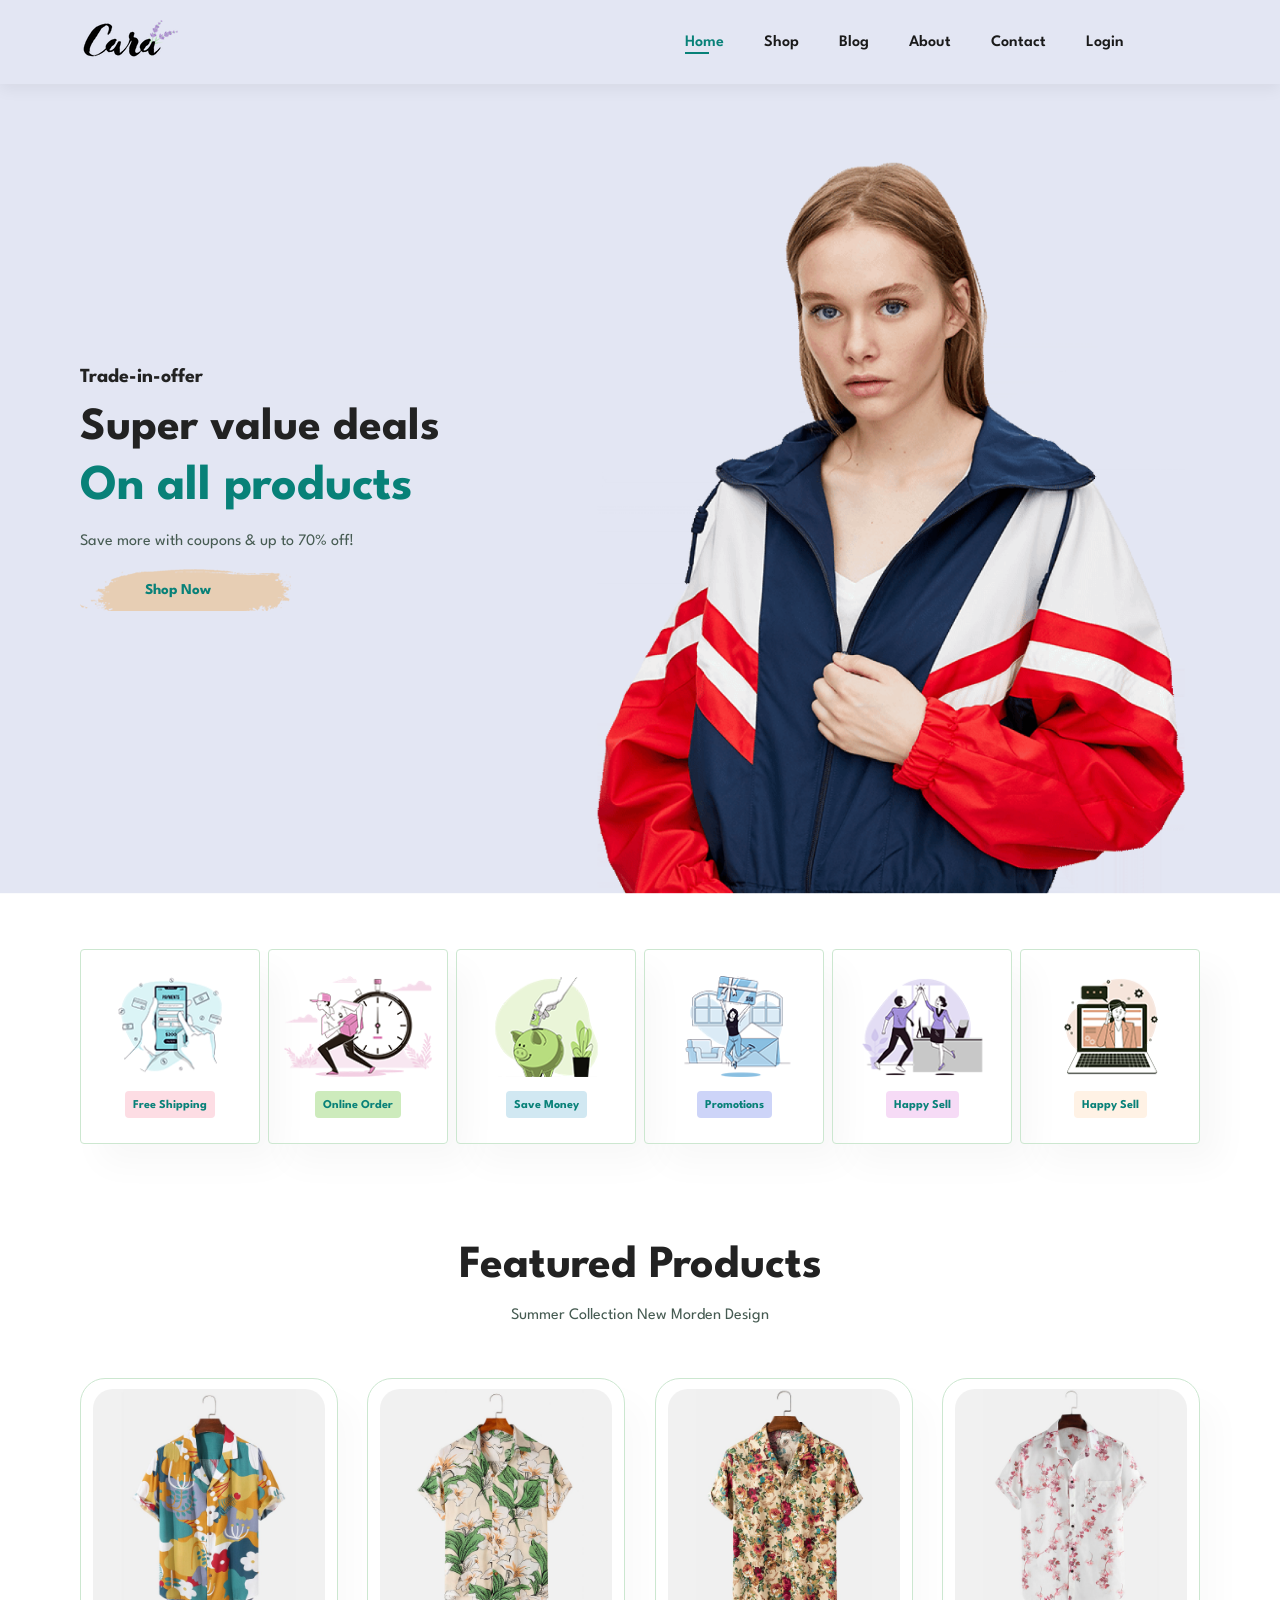
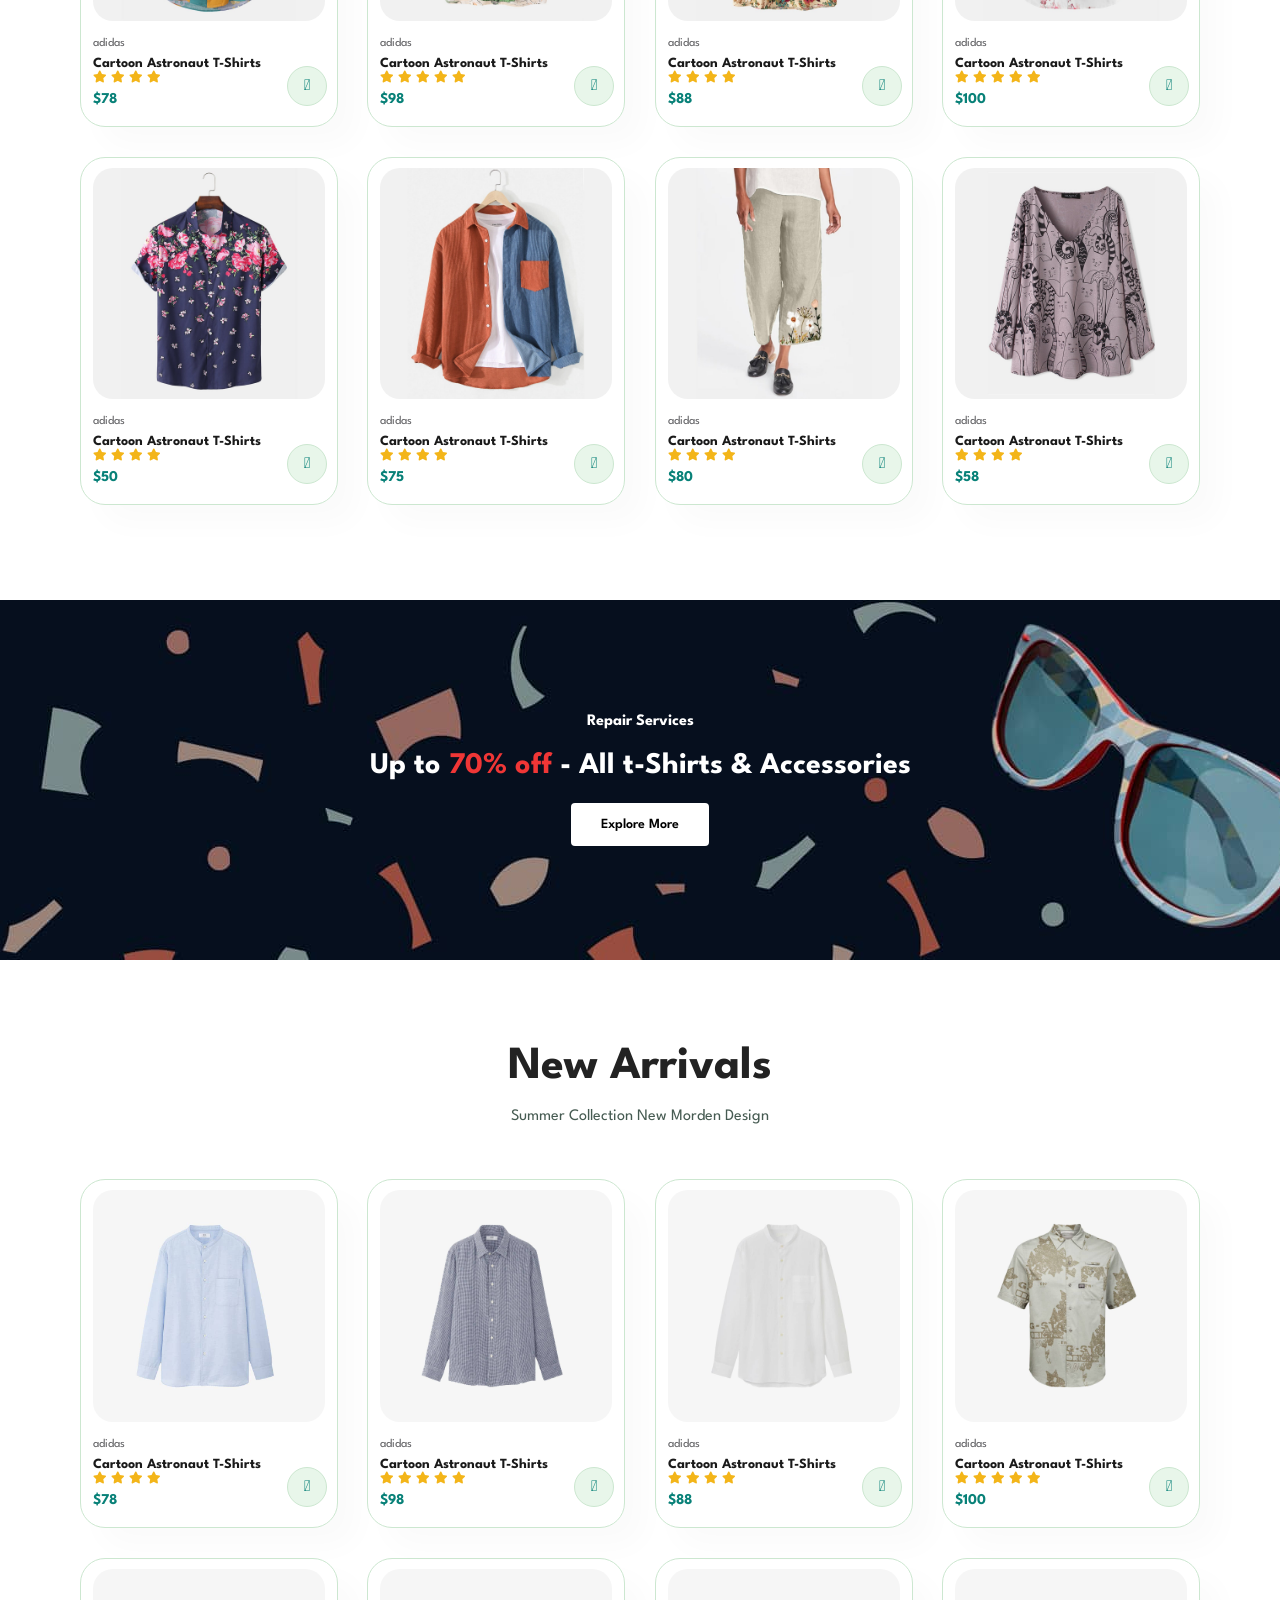
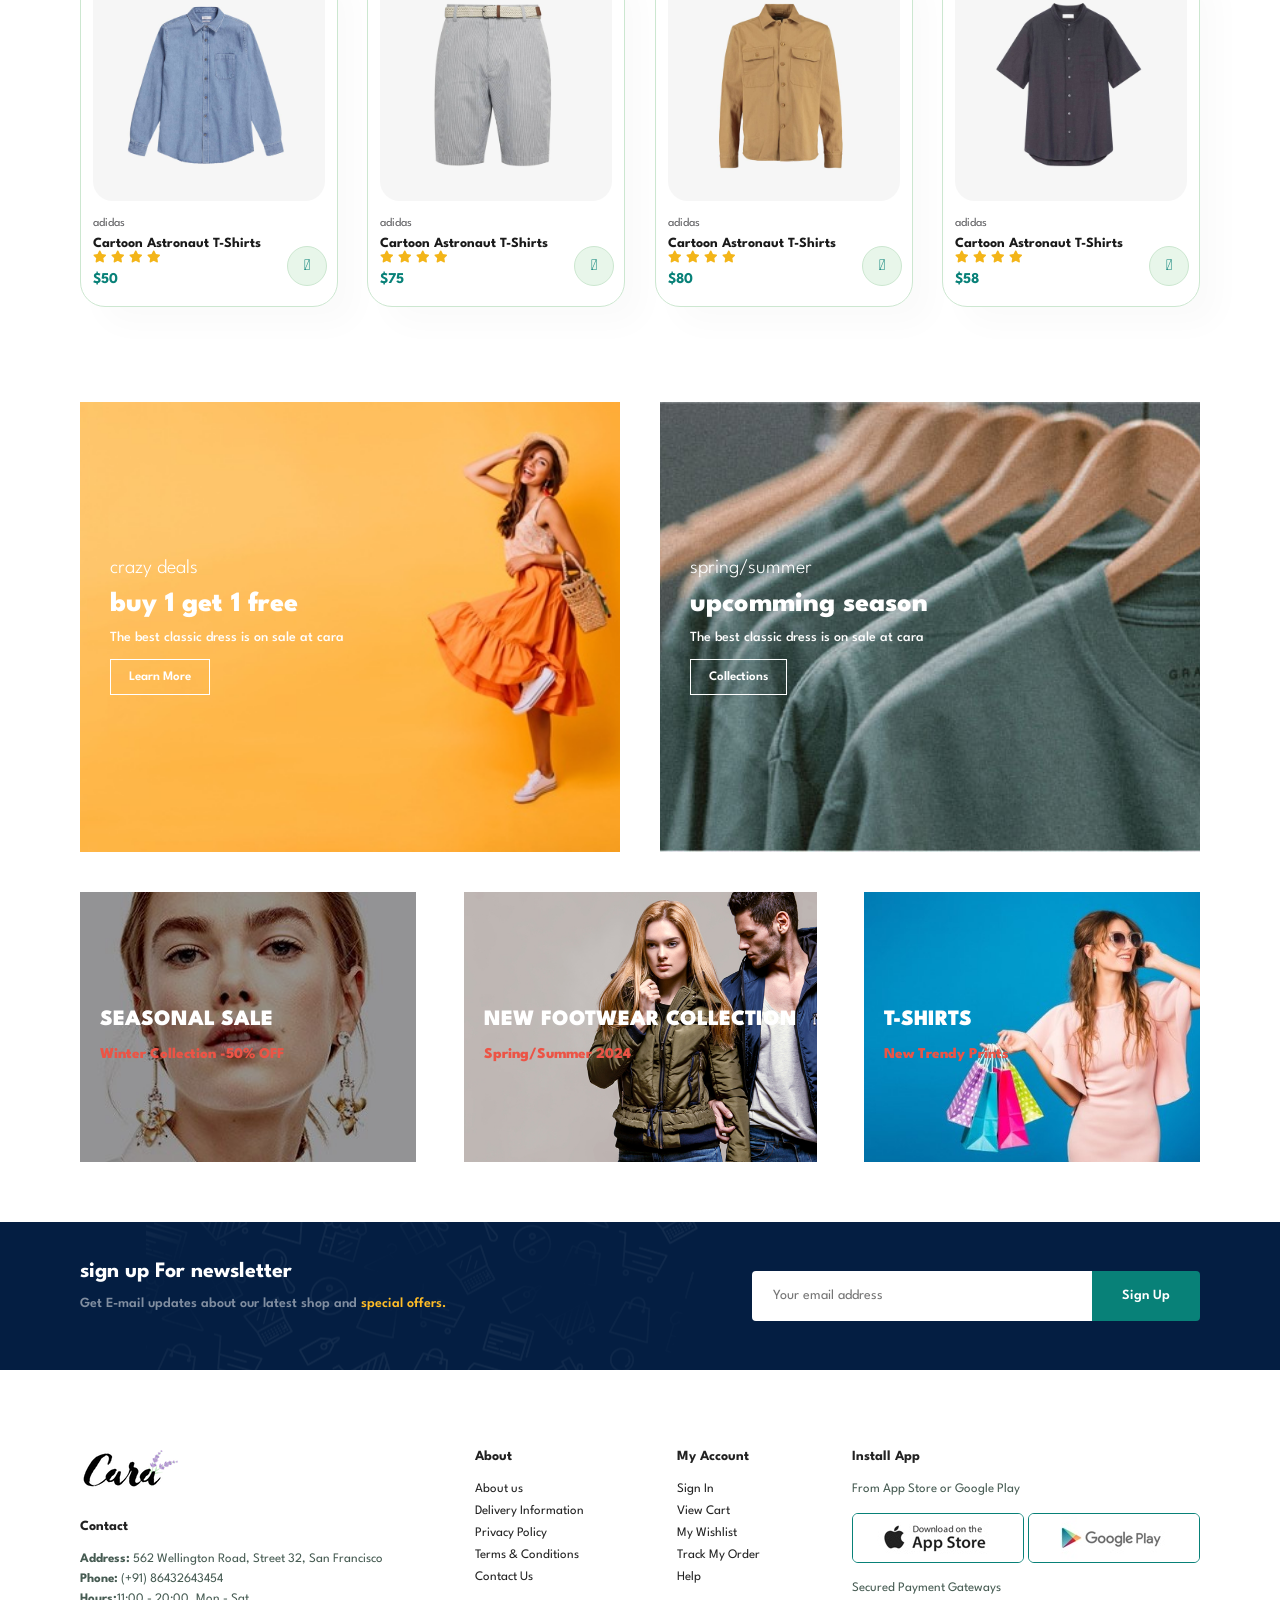
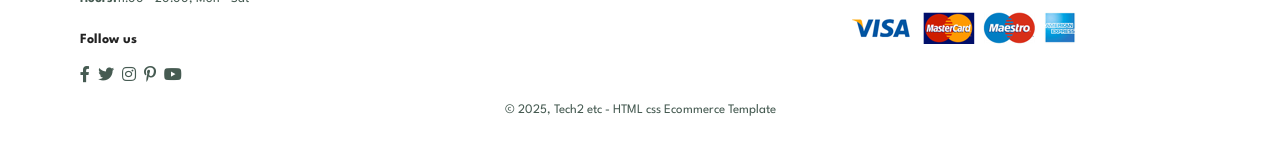
<file: index.html>
<!DOCTYPE html>
<html lang="en">

    <head>
        <meta charset="UTF-8">
        <meta http-equiv="X-UA-Compatible" content="IE=edge">
        <meta name="viewport" content="width=device-width, initial-scale=1.0">
        <title>Ecommerce Tutorial</title>
        <link rel="stylesheet" href="https://pro.fontawesome.com/releases/v5.10.0/css/all.css" />
        

        <link rel="stylesheet" href="style.css">
    </head>

    <body cz-shortcut-listen="true">
        <!--Header or Nav-->
        <section id="header">
            <a href="#"><img src="img/logo.png" class="logo" alt=""></a>

            <div>
                <ul id="navbar">
                    <li><a href="index.html" class="active">Home</a></li>
                    <li><a href="shop.html">Shop</a></li>
                    <li><a href="blog.html">Blog</a></li>
                    <li><a href="about.html">About</a></li>
                    <li><a href="contact.html">Contact</a></li>
                    <li><a href="login.html">Login</a></li>
                    <li id="lg-bag"><a href="cart.html"><i class="far fa-shopping-bag"></i></a></li>
                    <a href="#" id="close"><i class="far fa-times"></i></a>
                </ul>
            </div>

            <div id="mobile">
                <a href="cart.html"><i class="far fa-shopping-bag"></i></a>
                <i id="bar" class="fas fa-outdent"></i>
            </div>
        </section>

        <!--Hero-->
        <section id="hero">
            <h4>Trade-in-offer</h4>
            <h2>Super value deals</h2>
            <h1>On all products</h1>
            <p>Save more with coupons & up to 70% off!</p>
            <button>Shop Now</button>
        </section>

        <!--Feature-->
        <section id="feature" class="section-p1">
            <div class="fe-box">
                <img src="img/features/f1.png" alt="">
                <h6>Free Shipping</h6>
            </div>
            <div class="fe-box">
                <img src="img/features/f2.png" alt="">
                <h6>Online Order</h6>
            </div>
            <div class="fe-box">
                <img src="img/features/f3.png" alt="">
                <h6>Save Money</h6>
            </div>
            <div class="fe-box">
                <img src="img/features/f4.png" alt="">
                <h6>Promotions</h6>
            </div>
            <div class="fe-box">
                <img src="img/features/f5.png" alt="">
                <h6>Happy Sell</h6>
            </div>

            <div class="fe-box">
                <img src="img/features/f6.png" alt="">
                <h6>Happy Sell</h6>
            </div>
        </section>

        <!--Product1-->
        <section id="product1" class="section-p1">
            <h2>Featured Products</h2>
            <p>Summer Collection New Morden Design</p>
            <div class="pro-container">
                <div class="pro">
                    <img src="img/products/f1.jpg" alt="">
                    <div class="des">
                        <span>adidas</span>
                        <h5>Cartoon Astronaut T-Shirts</h5>
                        <div class="star">
                            <i class="fas fa-star"></i>
                            <i class="fas fa-star"></i>
                            <i class="fas fa-star"></i>
                            <i class="fas fa-star"></i>
                        </div>
                        <h4>$78</h4>
                    </div>
                    <a href="#"><i class="fal fa-shopping-cart cart"></i></a>
                </div>
                <div class="pro">
                    <img src="img/products/f2.jpg" alt="">
                    <div class="des">
                        <span>adidas</span>
                        <h5>Cartoon Astronaut T-Shirts</h5>
                        <div class="star">
                            <i class="fas fa-star"></i>
                            <i class="fas fa-star"></i>
                            <i class="fas fa-star"></i>
                            <i class="fas fa-star"></i>
                            <i class="fas fa-star"></i>
                        </div>
                        <h4>$98</h4>
                    </div>
                    <a href="#"><i class="fal fa-shopping-cart cart"></i></a>
                </div>
                <div class="pro">
                    <img src="img/products/f3.jpg" alt="">
                    <div class="des">
                        <span>adidas</span>
                        <h5>Cartoon Astronaut T-Shirts</h5>
                        <div class="star">
                            <i class="fas fa-star"></i>
                            <i class="fas fa-star"></i>
                            <i class="fas fa-star"></i>
                            <i class="fas fa-star"></i>
                        </div>
                        <h4>$88</h4>
                    </div>
                    <a href="#"><i class="fal fa-shopping-cart cart"></i></a>
                </div>
                <div class="pro">
                    <img src="img/products/f4.jpg" alt="">
                    <div class="des">
                        <span>adidas</span>
                        <h5>Cartoon Astronaut T-Shirts</h5>
                        <div class="star">
                            <i class="fas fa-star"></i>
                            <i class="fas fa-star"></i>
                            <i class="fas fa-star"></i>
                            <i class="fas fa-star"></i>
                            <i class="fas fa-star"></i>
                        </div>
                        <h4>$100</h4>
                    </div>
                    <a href="#"><i class="fal fa-shopping-cart cart"></i></a>
                </div>
                <div class="pro">
                    <img src="img/products/f5.jpg" alt="">
                    <div class="des">
                        <span>adidas</span>
                        <h5>Cartoon Astronaut T-Shirts</h5>
                        <div class="star">
                            <i class="fas fa-star"></i>
                            <i class="fas fa-star"></i>
                            <i class="fas fa-star"></i>
                            <i class="fas fa-star"></i>
                        </div>
                        <h4>$50</h4>
                    </div>
                    <a href="#"><i class="fal fa-shopping-cart cart"></i></a>
                </div>
                <div class="pro">
                    <img src="img/products/f6.jpg" alt="">
                    <div class="des">
                        <span>adidas</span>
                        <h5>Cartoon Astronaut T-Shirts</h5>
                        <div class="star">
                            <i class="fas fa-star"></i>
                            <i class="fas fa-star"></i>
                            <i class="fas fa-star"></i>
                            <i class="fas fa-star"></i>
                        </div>
                        <h4>$75</h4>
                    </div>
                    <a href="#"><i class="fal fa-shopping-cart cart"></i></a>
                </div>
                <div class="pro">
                    <img src="img/products/f7.jpg" alt="">
                    <div class="des">
                        <span>adidas</span>
                        <h5>Cartoon Astronaut T-Shirts</h5>
                        <div class="star">
                            <i class="fas fa-star"></i>
                            <i class="fas fa-star"></i>
                            <i class="fas fa-star"></i>
                            <i class="fas fa-star"></i>
                        </div>
                        <h4>$80</h4>
                    </div>
                    <a href="#"><i class="fal fa-shopping-cart cart"></i></a>
                </div>
                <div class="pro">
                    <img src="img/products/f8.jpg" alt="">
                    <div class="des">
                        <span>adidas</span>
                        <h5>Cartoon Astronaut T-Shirts</h5>
                        <div class="star">
                            <i class="fas fa-star"></i>
                            <i class="fas fa-star"></i>
                            <i class="fas fa-star"></i>
                            <i class="fas fa-star"></i>
                        </div>
                        <h4>$58</h4>
                    </div>
                    <a href="#"><i class="fal fa-shopping-cart cart"></i></a>
                </div>
            </div>
        </section>

        <!--Banner-->
        <section id="banner" class="section-m1">
            <h4>Repair Services</h4>
            <h2>Up to <span>70% off</span>  - All t-Shirts & Accessories</h2>
            <button class="normal">Explore More</button>
        </section>

        <!--Product2-->
        <section id="product1" class="section-p1">
            <h2>New Arrivals</h2>
            <p>Summer Collection New Morden Design</p>
            <div class="pro-container">
                <div class="pro">
                    <img src="img/products/n1.jpg" alt="">
                    <div class="des">
                        <span>adidas</span>
                        <h5>Cartoon Astronaut T-Shirts</h5>
                        <div class="star">
                            <i class="fas fa-star"></i>
                            <i class="fas fa-star"></i>
                            <i class="fas fa-star"></i>
                            <i class="fas fa-star"></i>
                        </div>
                        <h4>$78</h4>
                    </div>
                    <a href="#"><i class="fal fa-shopping-cart cart"></i></a>
                </div>
                <div class="pro">
                    <img src="img/products/n2.jpg" alt="">
                    <div class="des">
                        <span>adidas</span>
                        <h5>Cartoon Astronaut T-Shirts</h5>
                        <div class="star">
                            <i class="fas fa-star"></i>
                            <i class="fas fa-star"></i>
                            <i class="fas fa-star"></i>
                            <i class="fas fa-star"></i>
                            <i class="fas fa-star"></i>
                        </div>
                        <h4>$98</h4>
                    </div>
                    <a href="#"><i class="fal fa-shopping-cart cart"></i></a>
                </div>
                <div class="pro">
                    <img src="img/products/n3.jpg" alt="">
                    <div class="des">
                        <span>adidas</span>
                        <h5>Cartoon Astronaut T-Shirts</h5>
                        <div class="star">
                            <i class="fas fa-star"></i>
                            <i class="fas fa-star"></i>
                            <i class="fas fa-star"></i>
                            <i class="fas fa-star"></i>
                        </div>
                        <h4>$88</h4>
                    </div>
                    <a href="#"><i class="fal fa-shopping-cart cart"></i></a>
                </div>
                <div class="pro">
                    <img src="img/products/n4.jpg" alt="">
                    <div class="des">
                        <span>adidas</span>
                        <h5>Cartoon Astronaut T-Shirts</h5>
                        <div class="star">
                            <i class="fas fa-star"></i>
                            <i class="fas fa-star"></i>
                            <i class="fas fa-star"></i>
                            <i class="fas fa-star"></i>
                            <i class="fas fa-star"></i>
                        </div>
                        <h4>$100</h4>
                    </div>
                    <a href="#"><i class="fal fa-shopping-cart cart"></i></a>
                </div>
                <div class="pro">
                    <img src="img/products/n5.jpg" alt="">
                    <div class="des">
                        <span>adidas</span>
                        <h5>Cartoon Astronaut T-Shirts</h5>
                        <div class="star">
                            <i class="fas fa-star"></i>
                            <i class="fas fa-star"></i>
                            <i class="fas fa-star"></i>
                            <i class="fas fa-star"></i>
                        </div>
                        <h4>$50</h4>
                    </div>
                    <a href="#"><i class="fal fa-shopping-cart cart"></i></a>
                </div>
                <div class="pro">
                    <img src="img/products/n6.jpg" alt="">
                    <div class="des">
                        <span>adidas</span>
                        <h5>Cartoon Astronaut T-Shirts</h5>
                        <div class="star">
                            <i class="fas fa-star"></i>
                            <i class="fas fa-star"></i>
                            <i class="fas fa-star"></i>
                            <i class="fas fa-star"></i>
                        </div>
                        <h4>$75</h4>
                    </div>
                    <a href="#"><i class="fal fa-shopping-cart cart"></i></a>
                </div>
                <div class="pro">
                    <img src="img/products/n7.jpg" alt="">
                    <div class="des">
                        <span>adidas</span>
                        <h5>Cartoon Astronaut T-Shirts</h5>
                        <div class="star">
                            <i class="fas fa-star"></i>
                            <i class="fas fa-star"></i>
                            <i class="fas fa-star"></i>
                            <i class="fas fa-star"></i>
                        </div>
                        <h4>$80</h4>
                    </div>
                    <a href="#"><i class="fal fa-shopping-cart cart"></i></a>
                </div>
                <div class="pro">
                    <img src="img/products/n8.jpg" alt="">
                    <div class="des">
                        <span>adidas</span>
                        <h5>Cartoon Astronaut T-Shirts</h5>
                        <div class="star">
                            <i class="fas fa-star"></i>
                            <i class="fas fa-star"></i>
                            <i class="fas fa-star"></i>
                            <i class="fas fa-star"></i>
                        </div>
                        <h4>$58</h4>
                    </div>
                    <a href="#"><i class="fal fa-shopping-cart cart"></i></a>
                </div>
            </div>
        </section>

        <!--sm-banner-->
        <section id="sm-banner"  class="section-p1">
            <div class="banner-box">
                <h4>crazy deals</h4>
                <h2>buy 1 get 1 free</h2>
                <span>The best classic dress is on sale at cara</span>
                <button class="white">Learn More</button>
            </div>
            <div class="banner-box banner-box2">
                <h4>spring/summer</h4>
                <h2>upcomming season</h2>
                <span>The best classic dress is on sale at cara</span>
                <button class="white">Collections</button>
            </div>
        </section>

        <!--Banner3-->
        <section id="banner3">
            <div class="banner-box">
                <h2>SEASONAL SALE</h2>
                <h3>Winter Collection -50% OFF</h3>
            </div>
            <div class="banner-box banner-box2">
                <h2>NEW FOOTWEAR COLLECTION</h2>
                <h3>Spring/Summer 2024</h3>
            </div>
            <div class="banner-box banner-box3">
                <h2>T-SHIRTS</h2>
                <h3>New Trendy Prints</h3>
            </div>
        </section>

        <!--NewsLetter-->
        <section id="newsletter" class="section-p1 section-m1">
            <div class="newstext">
                <h4>sign up For newsletter</h4>
                <p>Get E-mail updates about our latest shop and <span>special offers.</span> </p>
            </div>
            <div class="form">
                <input type="text" placeholder="Your email address">
                <button class="normal">Sign Up</button>
            </div>
        </section>

        <!--Footer-->
        <footer class="section-p1">
            <div class="col">
                <img class="logo" src="img/logo.png" alt="">
                <h4>Contact</h4>
                <p><strong>Address:</strong> 562 Wellington Road, Street 32, San Francisco</p>
                <p><strong>Phone:</strong> (+91) 86432643454</p>
                <p><strong>Hours:</strong>11:00 - 20:00, Mon - Sat</p>
                <div class="follow">
                    <h4>Follow us</h4>
                    <div class="icon">
                        <i class="fab fa-facebook-f"></i>
                        <i class="fab fa-twitter"></i>
                        <i class="fab fa-instagram"></i>
                        <i class="fab fa-pinterest-p"></i>
                        <i class="fab fa-youtube"></i>
                    </div>
                </div>
            </div>

            <div class="col">
                <h4>About</h4>
                <a href="#">About us</a>
                <a href="#">Delivery Information</a>
                <a href="#">Privacy Policy</a>
                <a href="#">Terms & Conditions</a>
                <a href="#">Contact Us</a>
            </div>

            <div class="col">
                <h4>My Account</h4>
                <a href="#">Sign In</a>
                <a href="#">View Cart</a>
                <a href="#">My Wishlist</a>
                <a href="#">Track My Order</a>
                <a href="#">Help</a>
            </div>

            <div class="col install">
                <h4>Install App</h4>
                <p>From App Store or Google Play</p>
                <div class="row">
                    <img src="img/pay/app.jpg" alt="">
                    <img src="img/pay/play.jpg" alt="">
                </div>
                <p>Secured Payment Gateways</p>
                <img src="img/pay/pay.png" alt="">
            </div>

            <div class="copyright">
                <p>© 2025, Tech2 etc - HTML css Ecommerce Template</p>
            </div>
        </footer>

        <script src="script.js"></script>
    </body>

</html>
</file>
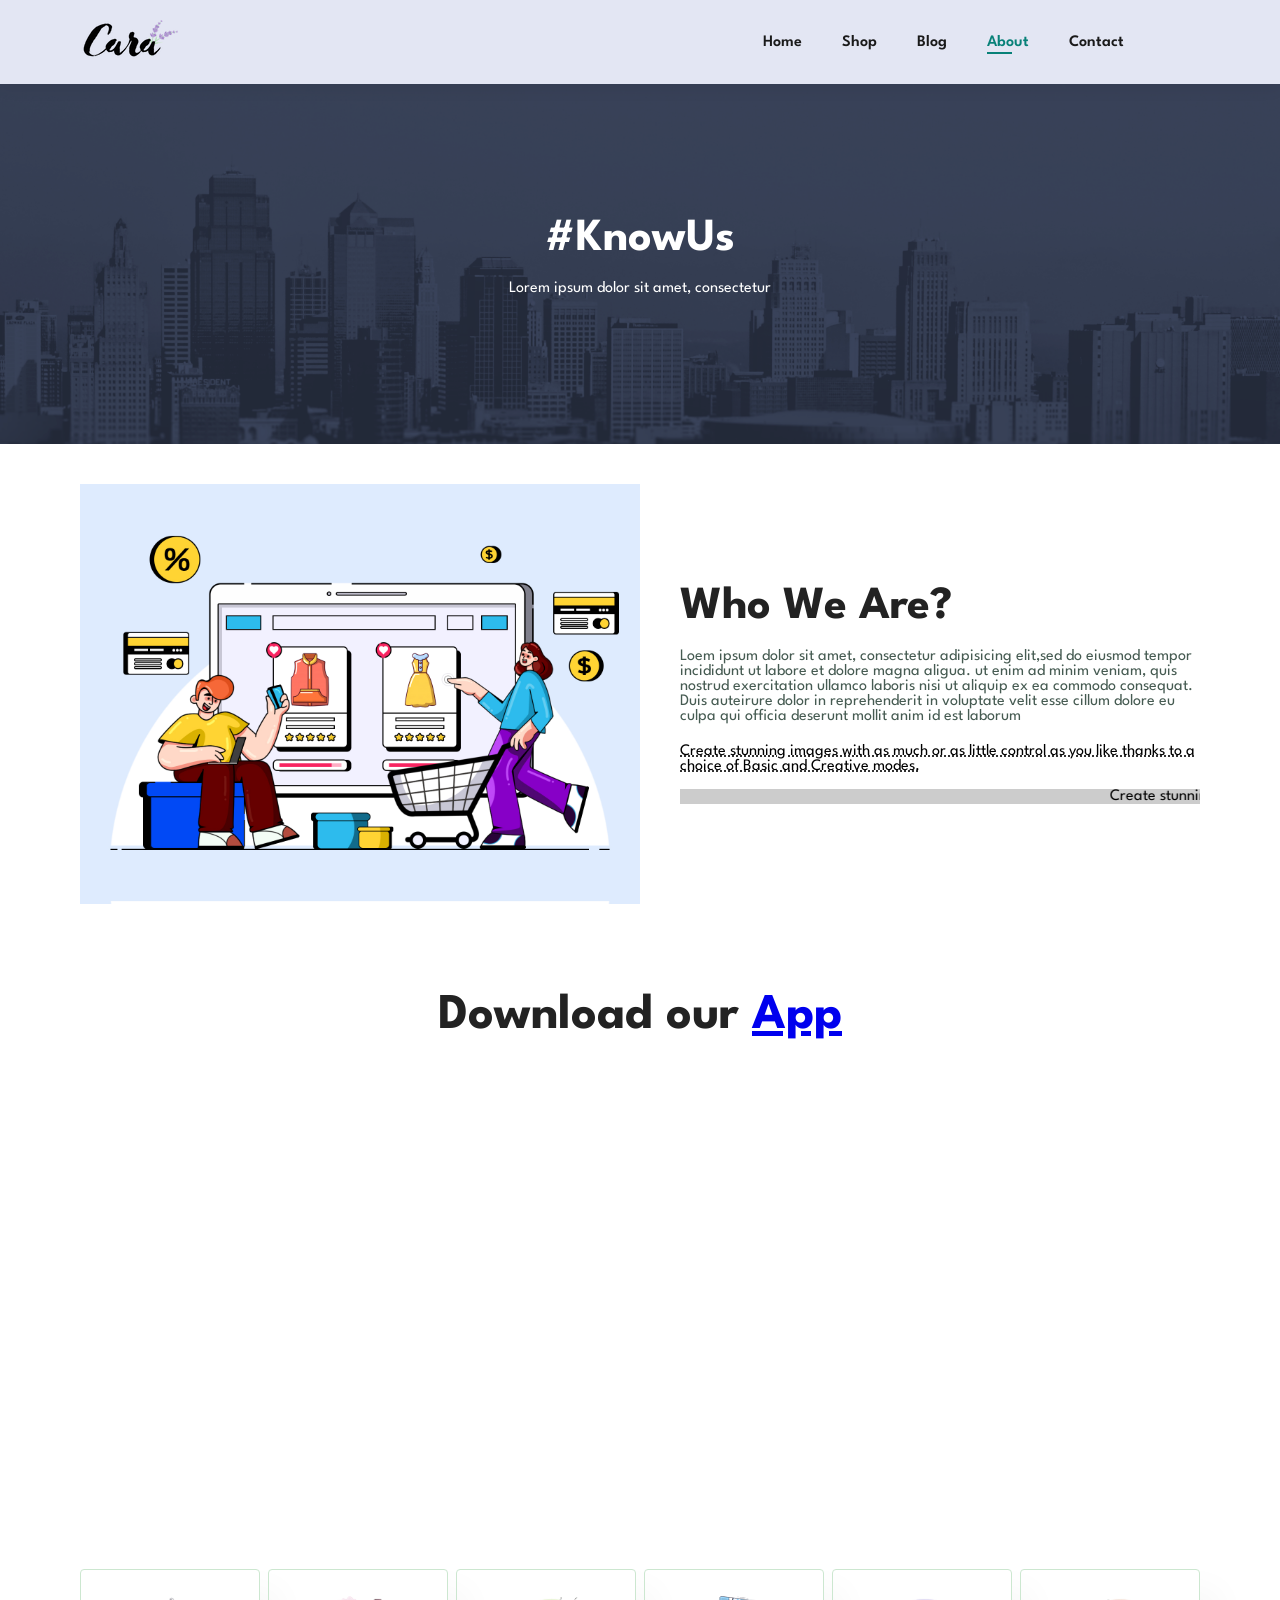
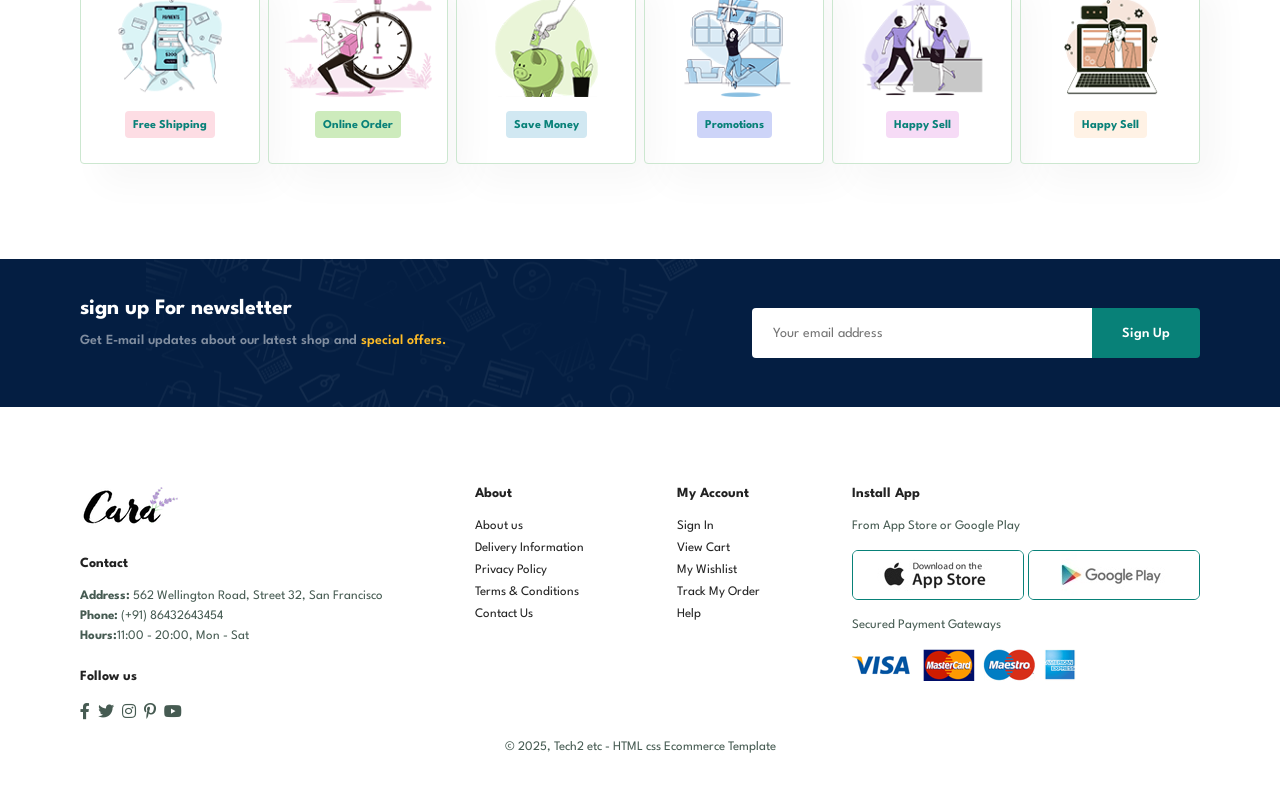
<file: about.html>
<!DOCTYPE html>
<html lang="en">

    <head>
        <meta charset="UTF-8">
        <meta http-equiv="X-UA-Compatible" content="IE=edge">
        <meta name="viewport" content="width=device-width, initial-scale=1.0">
        <title>Ecommerce Tutorial</title>
        <link rel="stylesheet" href="https://pro.fontawesome.com/releases/v5.10.0/css/all.css" />
        

        <link rel="stylesheet" href="style.css">
    </head>

    <body cz-shortcut-listen="true">

        <!--Header or Nav-->
        <section id="header">
            <a href="#"><img src="img/logo.png" class="logo" alt=""></a>

            <div>
                <ul id="navbar">
                    <li><a href="index.html" >Home</a></li>
                    <li><a href="shop.html">Shop</a></li>
                    <li><a href="blog.html">Blog</a></li>
                    <li><a class="active" href="about.html">About</a></li>
                    <li><a href="contact.html">Contact</a></li>
                    <li id="lg-bag"><a href="cart.html"><i class="far fa-shopping-bag"></i></a></li>
                    <a href="#" id="close"><i class="far fa-times"></i></a>
                </ul>
            </div>

            <div id="mobile">
                <a href="cart.html"><i class="far fa-shopping-bag"></i></a>
                <i id="bar" class="fas fa-outdent"></i>
            </div>
        </section>

        <!--Hero-->
        <section id="page-header" class="about-header">

            <h2>#KnowUs</h2>


            <p>Lorem ipsum dolor sit amet, consectetur</p>
        </section>

        <section id="about-head" class="section-p1">
            <img src="img/about/a6.jpg" alt="">
            <div>
                <h2>Who We Are?</h2>
                <p>Loem ipsum dolor sit amet, consectetur adipisicing elit,sed do eiusmod
                    tempor incididunt ut labore et dolore magna aligua. ut enim ad minim veniam, quis
                    nostrud exercitation ullamco laboris nisi ut aliquip ex ea commodo consequat.
                    Duis auteirure dolor in reprehenderit in voluptate velit esse cillum dolore eu
                    culpa qui officia deserunt mollit anim id est laborum
                </p>

                <abbr title="">
                    Create stunning images with as much or as little control as you
                    like thanks to a choice of Basic and Creative modes.
                </abbr>

                <br><br>

                <marquee bgcolor="#ccc" loop="-1" scrollamount="5" width="100%">
                    Create stunning images with as much or as little control as you like thanks to a choice of basic and Creative modes.
                </marquee>
            </div>
        </section>

        <section id="about-app" class="section-p1">
            <h1>Download our  <a href="#">App</a> </h1>

            <div class="video">
                <video autoplay muted loop src="img/about/1.mp4"></video>
            </div>
        </section>

        <!--Feature-->
        <section id="feature" class="section-p1">
            <div class="fe-box">
                <img src="img/features/f1.png" alt="">
                <h6>Free Shipping</h6>
            </div>
            <div class="fe-box">
                <img src="img/features/f2.png" alt="">
                <h6>Online Order</h6>
            </div>
            <div class="fe-box">
                <img src="img/features/f3.png" alt="">
                <h6>Save Money</h6>
            </div>
            <div class="fe-box">
                <img src="img/features/f4.png" alt="">
                <h6>Promotions</h6>
            </div>
            <div class="fe-box">
                <img src="img/features/f5.png" alt="">
                <h6>Happy Sell</h6>
            </div>
            <div class="fe-box">
                <img src="img/features/f6.png" alt="">
                <h6>Happy Sell</h6>
            </div>
        </section>

        <!--NewsLetter-->
        <section id="newsletter" class="section-p1 section-m1">
            <div class="newstext">
                <h4>sign up For newsletter</h4>
                <p>Get E-mail updates about our latest shop and <span>special offers.</span> </p>
            </div>
            <div class="form">
                <input type="text" placeholder="Your email address">
                <button class="normal">Sign Up</button>
            </div>
        </section>

        <!--Footer-->
        <footer class="section-p1">
            <div class="col">
                <img class="logo" src="img/logo.png" alt="">
                <h4>Contact</h4>
                <p><strong>Address:</strong> 562 Wellington Road, Street 32, San Francisco</p>
                <p><strong>Phone:</strong> (+91) 86432643454</p>
                <p><strong>Hours:</strong>11:00 - 20:00, Mon - Sat</p>
                <div class="follow">
                    <h4>Follow us</h4>
                    <div class="icon">
                        <i class="fab fa-facebook-f"></i>
                        <i class="fab fa-twitter"></i>
                        <i class="fab fa-instagram"></i>
                        <i class="fab fa-pinterest-p"></i>
                        <i class="fab fa-youtube"></i>
                    </div>
                </div>
            </div>

            <div class="col">
                <h4>About</h4>
                <a href="#">About us</a>
                <a href="#">Delivery Information</a>
                <a href="#">Privacy Policy</a>
                <a href="#">Terms & Conditions</a>
                <a href="#">Contact Us</a>
            </div>

            <div class="col">
                <h4>My Account</h4>
                <a href="#">Sign In</a>
                <a href="#">View Cart</a>
                <a href="#">My Wishlist</a>
                <a href="#">Track My Order</a>
                <a href="#">Help</a>
            </div>

            <div class="col install">
                <h4>Install App</h4>
                <p>From App Store or Google Play</p>
                <div class="row">
                    <img src="img/pay/app.jpg" alt="">
                    <img src="img/pay/play.jpg" alt="">
                </div>
                <p>Secured Payment Gateways</p>
                <img src="img/pay/pay.png" alt="">
            </div>

            <div class="copyright">
                <p>© 2025, Tech2 etc - HTML css Ecommerce Template</p>
            </div>
        </footer>

        <script src="script.js"></script>
    </body>

</html>
</file>
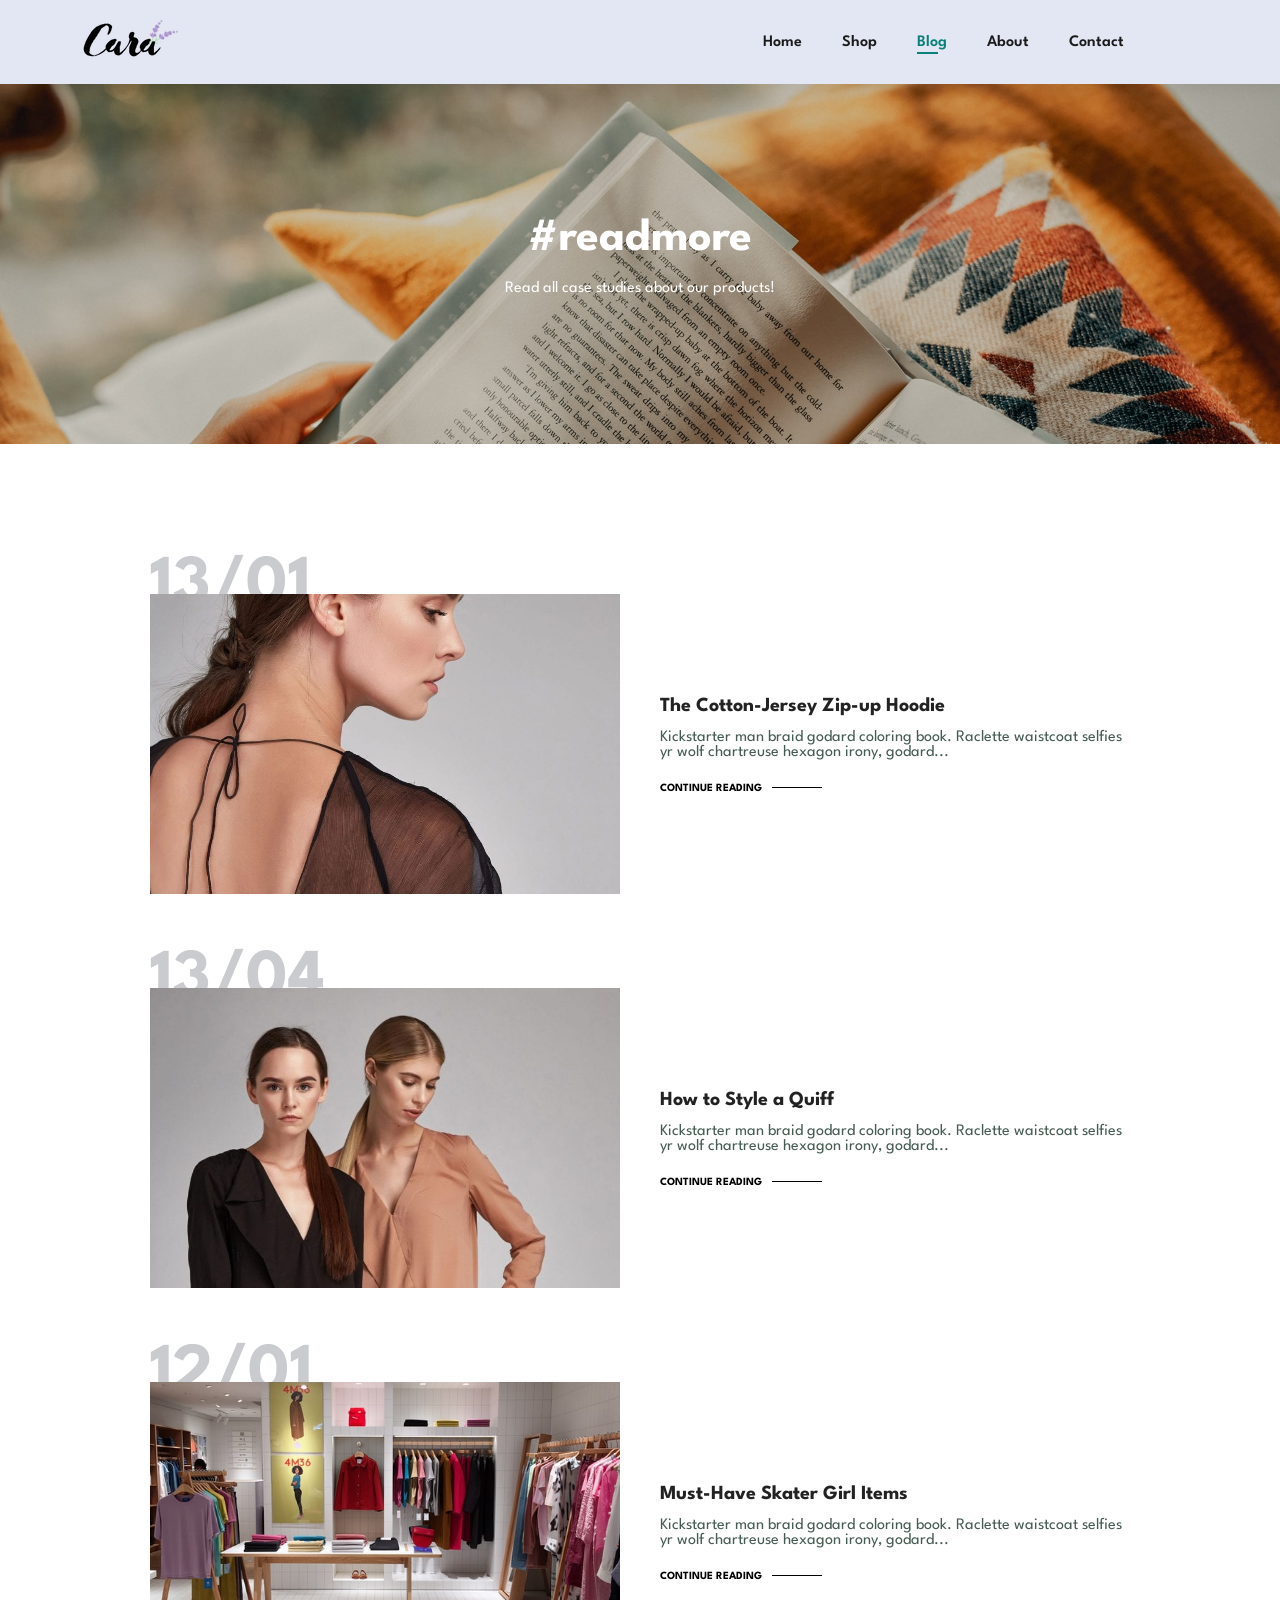
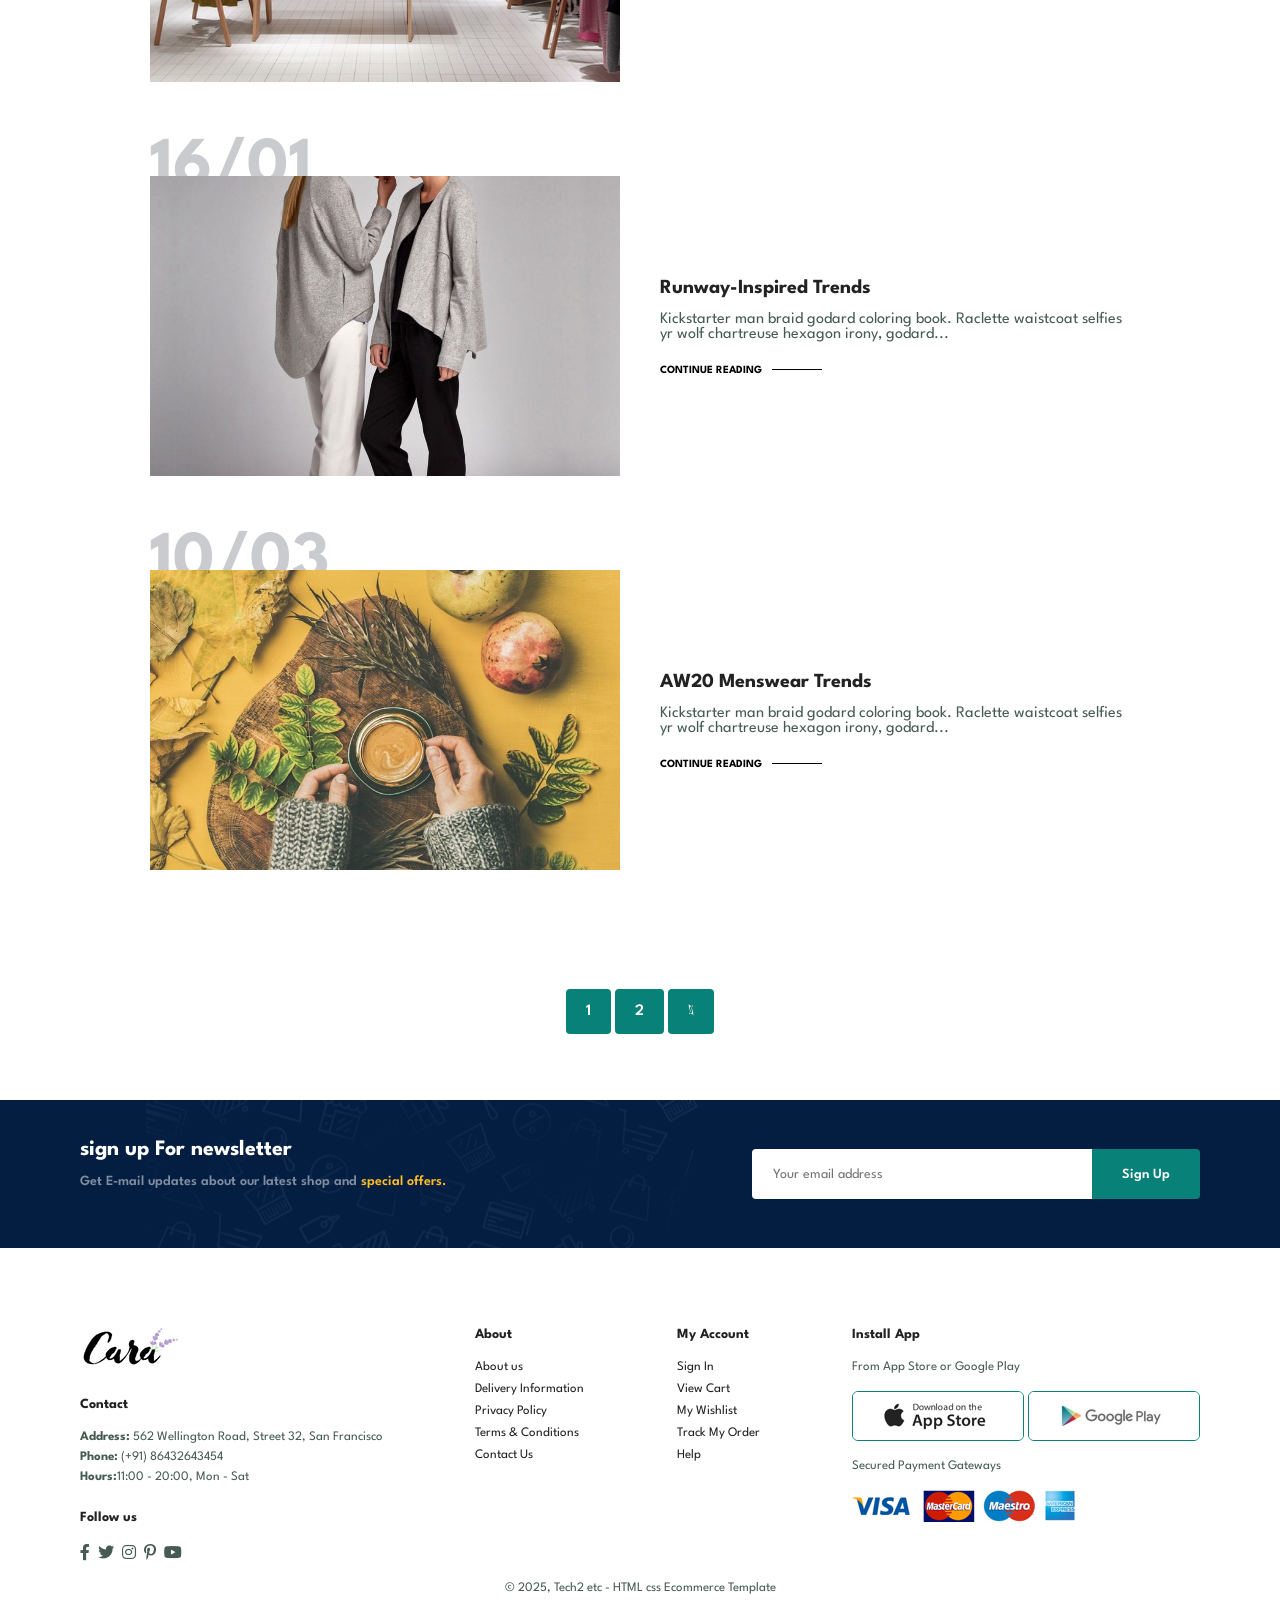
<file: blog.html>
<!DOCTYPE html>
<html lang="en">

    <head>
        <meta charset="UTF-8">
        <meta http-equiv="X-UA-Compatible" content="IE=edge">
        <meta name="viewport" content="width=device-width, initial-scale=1.0">
        <title>Ecommerce Tutorial</title>
        <link rel="stylesheet" href="https://pro.fontawesome.com/releases/v5.10.0/css/all.css" />
        

        <link rel="stylesheet" href="style.css">
    </head>

    <body cz-shortcut-listen="true">

        <!--Header or Nav-->
        <section id="header">
            <a href="#"><img src="img/logo.png" class="logo" alt=""></a>

            <div>
                <ul id="navbar">
                    <li><a href="index.html" >Home</a></li>
                    <li><a href="shop.html">Shop</a></li>
                    <li><a class="active" href="blog.html">Blog</a></li>
                    <li><a href="about.html">About</a></li>
                    <li><a href="contact.html">Contact</a></li>
                    <li id="lg-bag"><a href="cart.html"><i class="far fa-shopping-bag"></i></a></li>
                    <a href="#" id="close"><i class="far fa-times"></i></a>
                </ul>
            </div>

            <div id="mobile">
                <a href="cart.html"><i class="far fa-shopping-bag"></i></a>
                <i id="bar" class="fas fa-outdent"></i>
            </div>
        </section>

        <!--Hero-->
        <section id="page-header" class="blog-header">

            <h2>#readmore</h2>


            <p>Read all case studies about our products!</p>
        </section>

        <section id="blog">
            <div class="blog-box">
                <div class="blog-img">
                    <img src="img/blog/b1.jpg" alt="">
                </div>
                <div class="blog-details">
                    <h4>The Cotton-Jersey Zip-up Hoodie</h4>
                    <p>Kickstarter man braid godard coloring book. Raclette waistcoat selfies yr 
                        wolf chartreuse hexagon irony, godard...
                    </p>
                    <a href="#">CONTINUE READING</a>
                </div>
                <h1>13/01</h1>
            </div>

            <div class="blog-box">
                <div class="blog-img">
                    <img src="img/blog/b2.jpg" alt="">
                </div>
                <div class="blog-details">
                    <h4>How to Style a Quiff</h4>
                    <p>Kickstarter man braid godard coloring book. Raclette waistcoat selfies yr 
                        wolf chartreuse hexagon irony, godard...
                    </p>
                    <a href="#">CONTINUE READING</a>
                </div>
                <h1>13/04</h1>
            </div>

            <div class="blog-box">
                <div class="blog-img">
                    <img src="img/blog/b3.jpg" alt="">
                </div>
                <div class="blog-details">
                    <h4>Must-Have Skater Girl Items</h4>
                    <p>Kickstarter man braid godard coloring book. Raclette waistcoat selfies yr 
                        wolf chartreuse hexagon irony, godard...
                    </p>
                    <a href="#">CONTINUE READING</a>
                </div>
                <h1>12/01</h1>
            </div>

            <div class="blog-box">
                <div class="blog-img">
                    <img src="img/blog/b4.jpg" alt="">
                </div>
                <div class="blog-details">
                    <h4>Runway-Inspired Trends</h4>
                    <p>Kickstarter man braid godard coloring book. Raclette waistcoat selfies yr 
                        wolf chartreuse hexagon irony, godard...
                    </p>
                    <a href="#">CONTINUE READING</a>
                </div>
                <h1>16/01</h1>
            </div>

            <div class="blog-box">
                <div class="blog-img">
                    <img src="img/blog/b6.jpg" alt="">
                </div>
                <div class="blog-details">
                    <h4>AW20 Menswear Trends</h4>
                    <p>Kickstarter man braid godard coloring book. Raclette waistcoat selfies yr 
                        wolf chartreuse hexagon irony, godard...
                    </p>
                    <a href="#">CONTINUE READING</a>
                </div>
                <h1>10/03</h1>
            </div>
        </section>

        <!--pagination-->
        <section id="pagination" class="section-p1">
            <a href="#">1</a>
            <a href="#">2</a>
            <a href="#"><i class="fal fa-long-arrow-alt-right"></i></a>
        </section>

        <!--NewsLetter-->
        <section id="newsletter" class="section-p1 section-m1">
            <div class="newstext">
                <h4>sign up For newsletter</h4>
                <p>Get E-mail updates about our latest shop and <span>special offers.</span> </p>
            </div>
            <div class="form">
                <input type="text" placeholder="Your email address">
                <button class="normal">Sign Up</button>
            </div>
        </section>

        <!--Footer-->
        <footer class="section-p1">
            <div class="col">
                <img class="logo" src="img/logo.png" alt="">
                <h4>Contact</h4>
                <p><strong>Address:</strong> 562 Wellington Road, Street 32, San Francisco</p>
                <p><strong>Phone:</strong> (+91) 86432643454</p>
                <p><strong>Hours:</strong>11:00 - 20:00, Mon - Sat</p>
                <div class="follow">
                    <h4>Follow us</h4>
                    <div class="icon">
                        <i class="fab fa-facebook-f"></i>
                        <i class="fab fa-twitter"></i>
                        <i class="fab fa-instagram"></i>
                        <i class="fab fa-pinterest-p"></i>
                        <i class="fab fa-youtube"></i>
                    </div>
                </div>
            </div>

            <div class="col">
                <h4>About</h4>
                <a href="#">About us</a>
                <a href="#">Delivery Information</a>
                <a href="#">Privacy Policy</a>
                <a href="#">Terms & Conditions</a>
                <a href="#">Contact Us</a>
            </div>

            <div class="col">
                <h4>My Account</h4>
                <a href="#">Sign In</a>
                <a href="#">View Cart</a>
                <a href="#">My Wishlist</a>
                <a href="#">Track My Order</a>
                <a href="#">Help</a>
            </div>

            <div class="col install">
                <h4>Install App</h4>
                <p>From App Store or Google Play</p>
                <div class="row">
                    <img src="img/pay/app.jpg" alt="">
                    <img src="img/pay/play.jpg" alt="">
                </div>
                <p>Secured Payment Gateways</p>
                <img src="img/pay/pay.png" alt="">
            </div>

            <div class="copyright">
                <p>© 2025, Tech2 etc - HTML css Ecommerce Template</p>
            </div>
        </footer>

        <script src="script.js"></script>
    </body>

</html>
</file>
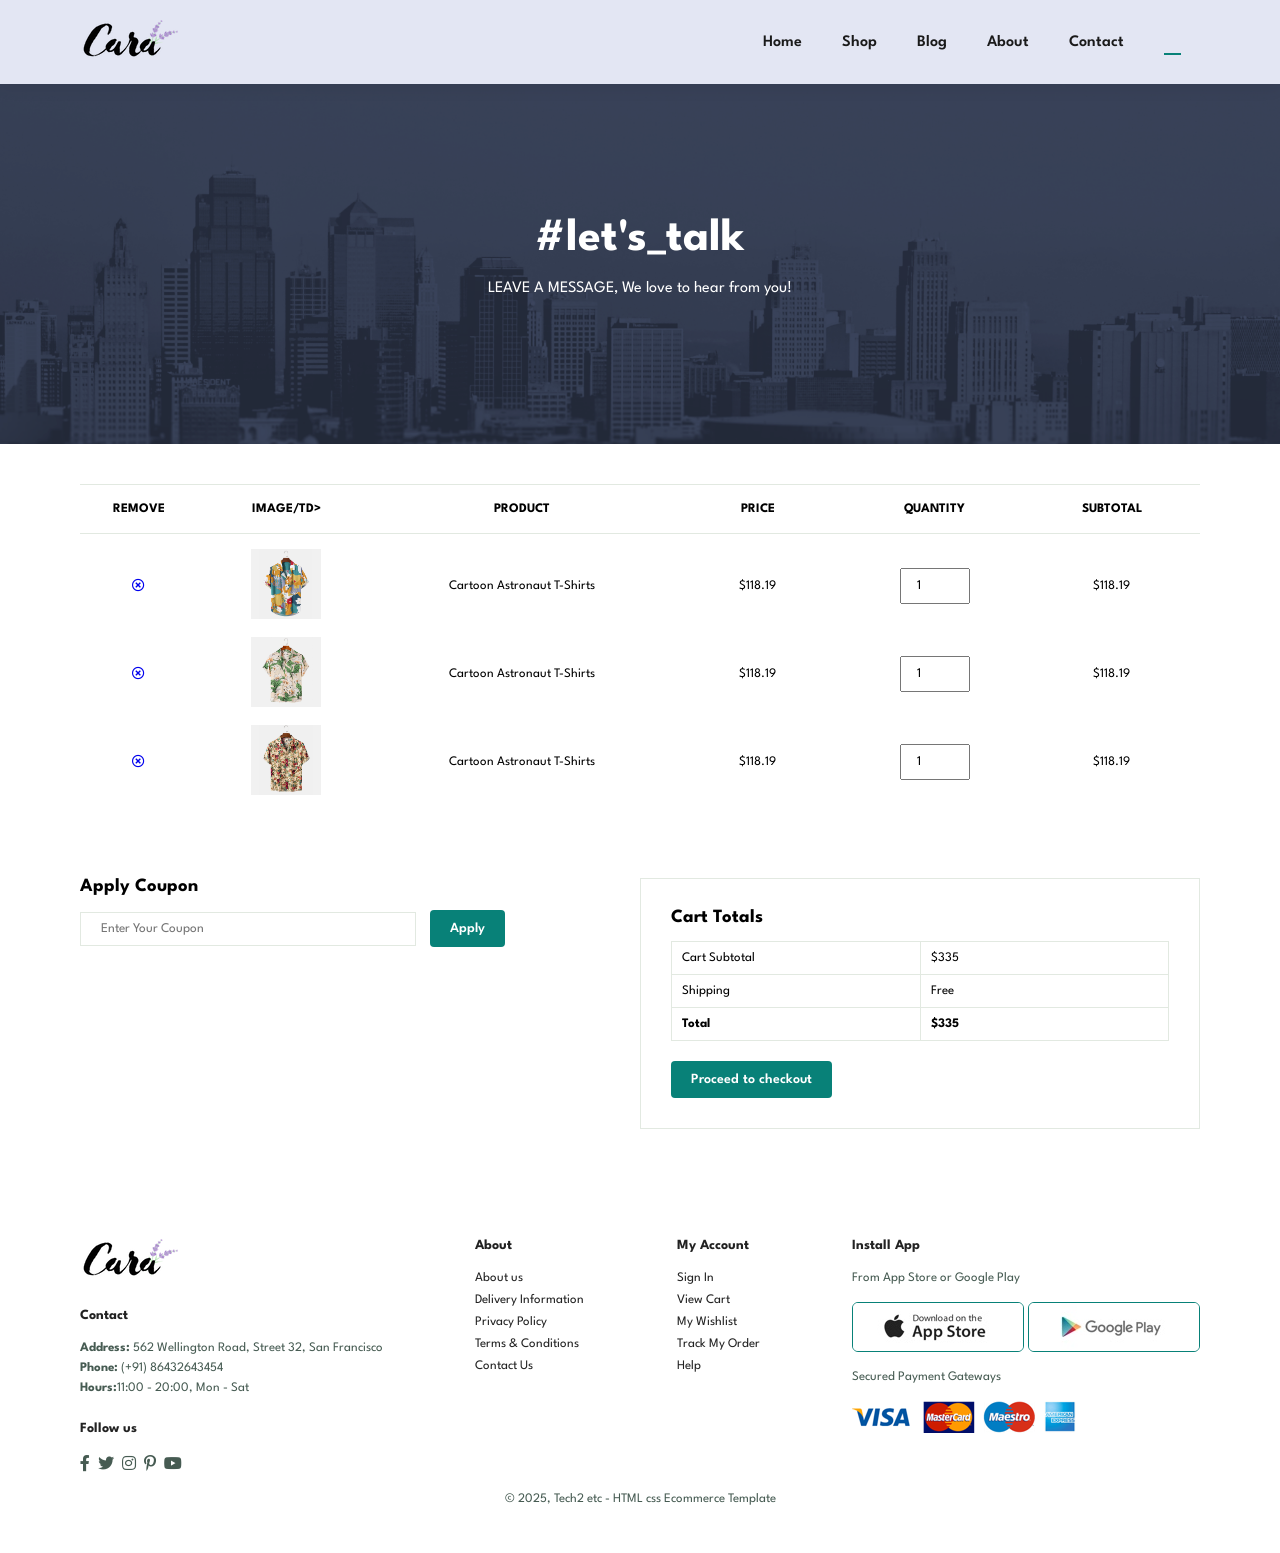
<file: cart.html>
<!DOCTYPE html>
<html lang="en">

    <head>
        <meta charset="UTF-8">
        <meta http-equiv="X-UA-Compatible" content="IE=edge">
        <meta name="viewport" content="width=device-width, initial-scale=1.0">
        <title>Ecommerce Tutorial</title>
        <link rel="stylesheet" href="https://pro.fontawesome.com/releases/v5.10.0/css/all.css" />
        

        <link rel="stylesheet" href="style.css">
    </head>

    <body cz-shortcut-listen="true">

        <!--Header or Nav-->
        <section id="header">
            <a href="#"><img src="img/logo.png" class="logo" alt=""></a>

            <div>
                <ul id="navbar">
                    <li><a href="index.html" >Home</a></li>
                    <li><a href="shop.html">Shop</a></li>
                    <li><a href="blog.html">Blog</a></li>
                    <li><a href="about.html">About</a></li>
                    <li><a href="contact.html">Contact</a></li>
                    <li id="lg-bag"><a class="active" href="cart.html"><i class="far fa-shopping-bag"></i></a></li>
                    <a href="#" id="close"><i class="far fa-times"></i></a>
                </ul>
            </div>

            <div id="mobile">
                <a href="cart.html"><i class="far fa-shopping-bag"></i></a>
                <i id="bar" class="fas fa-outdent"></i>
            </div>
        </section>

        <!--Hero-->
        <section id="page-header" class="about-header">

            <h2>#let's_talk</h2>


            <p>LEAVE A MESSAGE, We love to hear from you!</p>
        </section>

        <!-- cart -->
        <section id="cart" class="section-p1">
            <table width="100%">
                <thead>
                    <tr>
                        <td>Remove</td>
                        <td>Image/td>
                        <td>Product</td>
                        <td>Price</td>
                        <td>Quantity</td>
                        <td>Subtotal</td>
                    </tr>
                </thead>

                <tbody>
                    <tr>
                        <td><a href="#"><i class="far fa-times-circle"></i></a></td>
                        <td><img src="img/products/f1.jpg" alt=""></td>
                        <td>Cartoon Astronaut T-Shirts</td>
                        <td>$118.19</td>
                        <td><input type="number" value="1"></td>
                        <td>$118.19</td>
                    </tr>

                    <tr>
                        <td><a href="#"><i class="far fa-times-circle"></i></a></td>
                        <td><img src="img/products/f2.jpg" alt=""></td>
                        <td>Cartoon Astronaut T-Shirts</td>
                        <td>$118.19</td>
                        <td><input type="number" value="1"></td>
                        <td>$118.19</td>
                    </tr>

                    <tr>
                        <td><a href="#"><i class="far fa-times-circle"></i></a></td>
                        <td><img src="img/products/f3.jpg" alt=""></td>
                        <td>Cartoon Astronaut T-Shirts</td>
                        <td>$118.19</td>
                        <td><input type="number" value="1"></td>
                        <td>$118.19</td>
                    </tr>
                </tbody>
            </table>
        </section>

        <section id="cart-add" class="section-p1">
            <div id="coupon">
                <h3>Apply Coupon</h3>
                <div>
                    <input type="text" placeholder="Enter Your Coupon">
                    <button class="normal">Apply</button>
                </div>
            </div>


            <div id="Subtotal">
                <h3>Cart Totals</h3>
                <table>
                    <tr>
                        <td>Cart Subtotal</td>
                        <td>$335</td>
                    </tr>
                    <tr>
                        <td>Shipping</td>
                        <td>Free</td>
                    </tr>
                    <tr>
                        <td><strong>Total</strong></td>
                        <td><strong>$335</strong></td>
                    </tr>
                </table>
                <button class="normal">Proceed to checkout</button>
            </div>
        </section>

        <!--Footer-->
        <footer class="section-p1">
            <div class="col">
                <img class="logo" src="img/logo.png" alt="">
                <h4>Contact</h4>
                <p><strong>Address:</strong> 562 Wellington Road, Street 32, San Francisco</p>
                <p><strong>Phone:</strong> (+91) 86432643454</p>
                <p><strong>Hours:</strong>11:00 - 20:00, Mon - Sat</p>
                <div class="follow">
                    <h4>Follow us</h4>
                    <div class="icon">
                        <i class="fab fa-facebook-f"></i>
                        <i class="fab fa-twitter"></i>
                        <i class="fab fa-instagram"></i>
                        <i class="fab fa-pinterest-p"></i>
                        <i class="fab fa-youtube"></i>
                    </div>
                </div>
            </div>

            <div class="col">
                <h4>About</h4>
                <a href="#">About us</a>
                <a href="#">Delivery Information</a>
                <a href="#">Privacy Policy</a>
                <a href="#">Terms & Conditions</a>
                <a href="#">Contact Us</a>
            </div>

            <div class="col">
                <h4>My Account</h4>
                <a href="#">Sign In</a>
                <a href="#">View Cart</a>
                <a href="#">My Wishlist</a>
                <a href="#">Track My Order</a>
                <a href="#">Help</a>
            </div>

            <div class="col install">
                <h4>Install App</h4>
                <p>From App Store or Google Play</p>
                <div class="row">
                    <img src="img/pay/app.jpg" alt="">
                    <img src="img/pay/play.jpg" alt="">
                </div>
                <p>Secured Payment Gateways</p>
                <img src="img/pay/pay.png" alt="">
            </div>

            <div class="copyright">
                <p>© 2025, Tech2 etc - HTML css Ecommerce Template</p>
            </div>
        </footer>

        <script src="script.js"></script>
    </body>

</html>
</file>
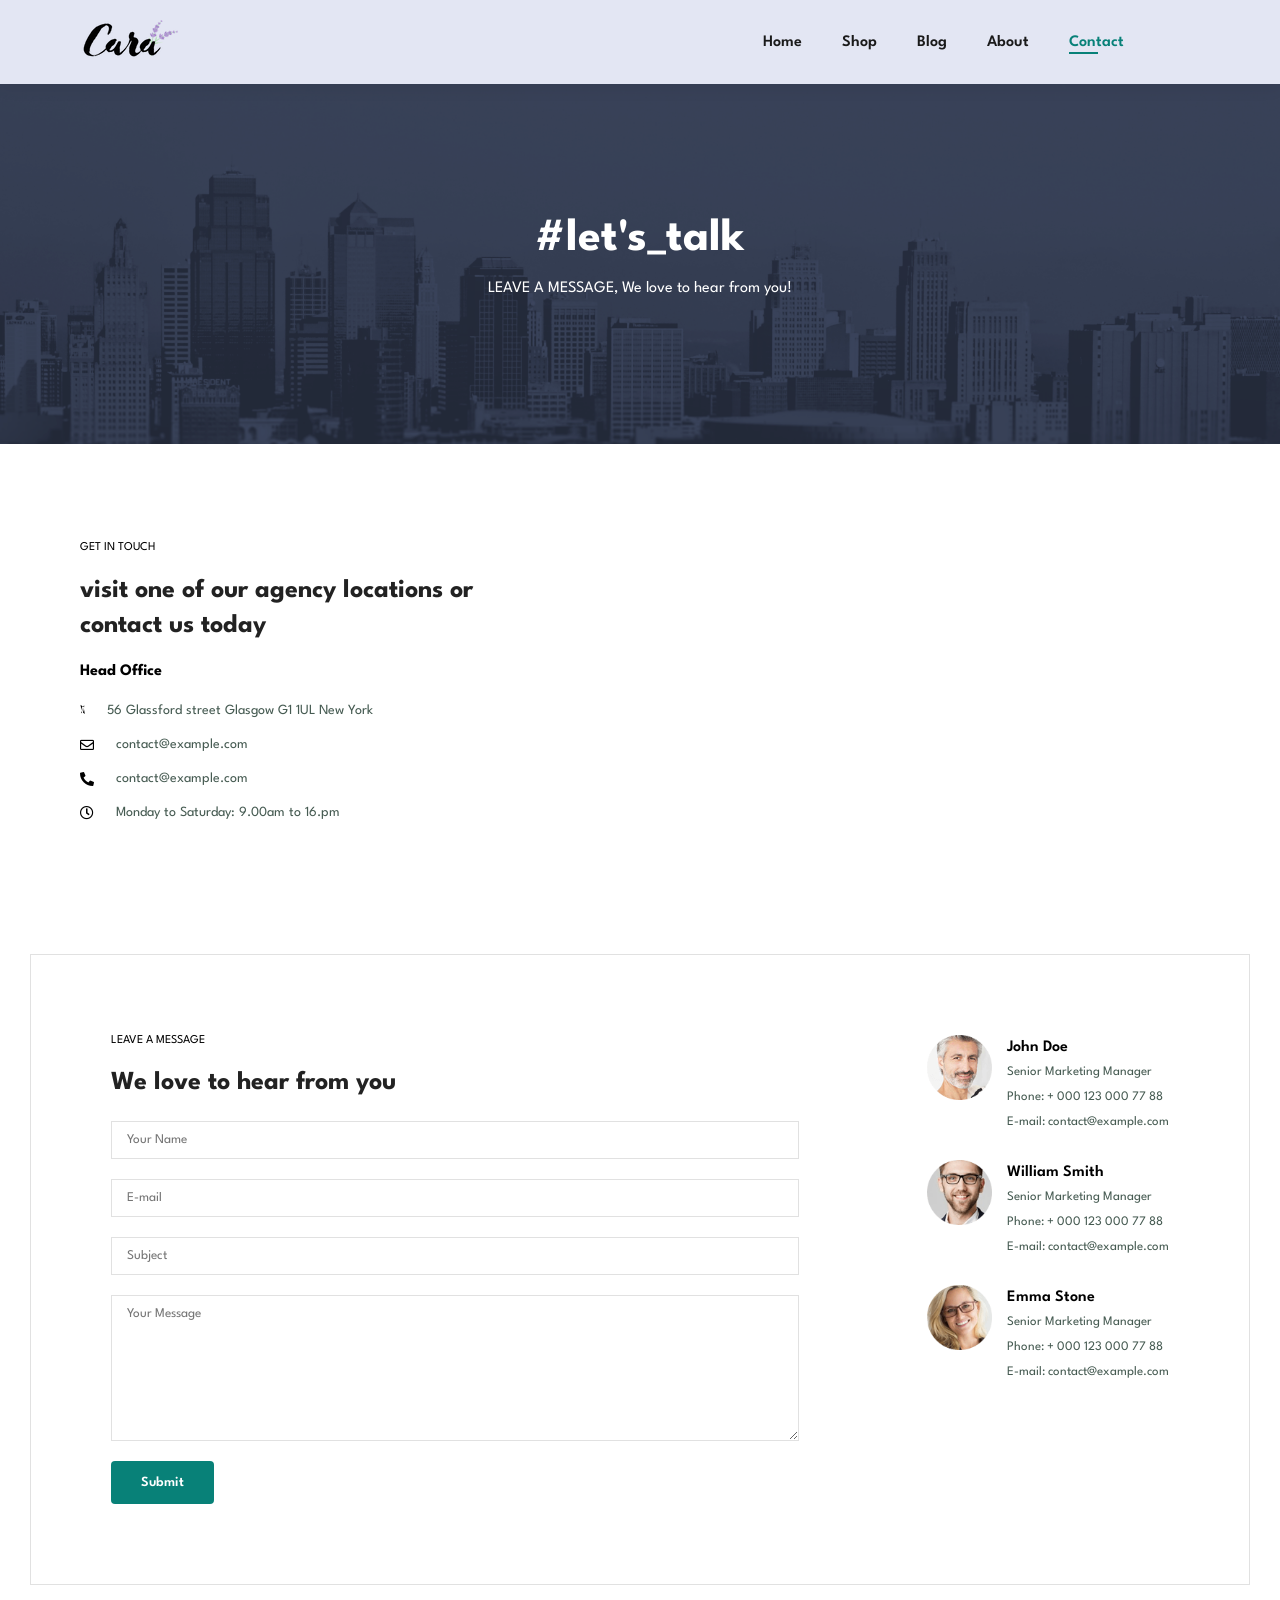
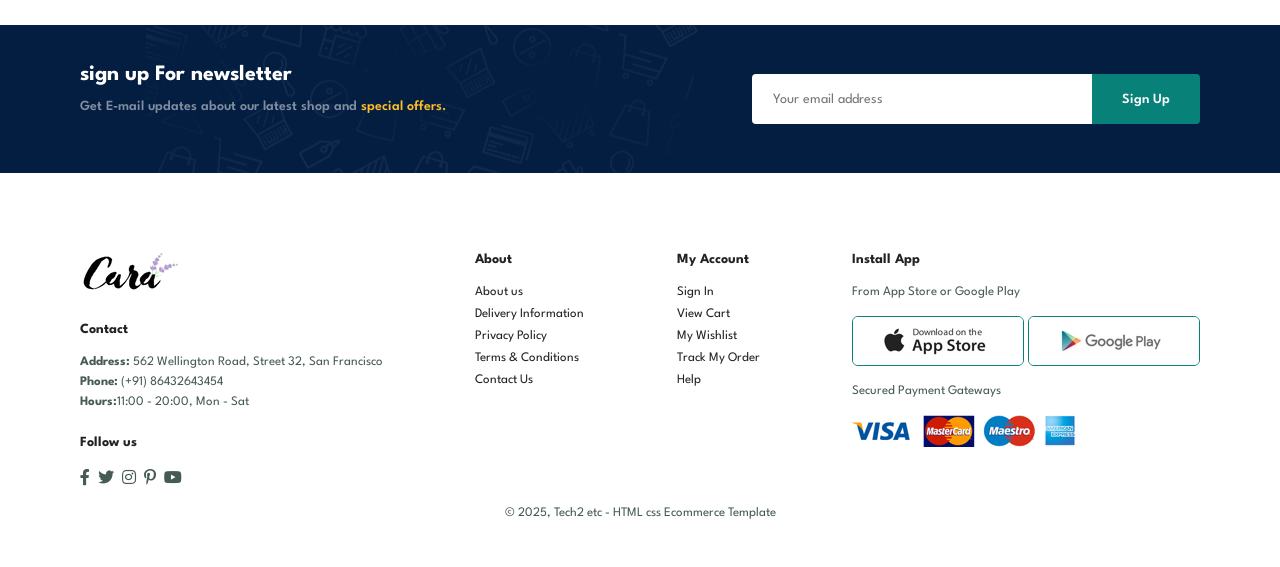
<file: contact.html>
<!DOCTYPE html>
<html lang="en">

    <head>
        <meta charset="UTF-8">
        <meta http-equiv="X-UA-Compatible" content="IE=edge">
        <meta name="viewport" content="width=device-width, initial-scale=1.0">
        <title>Ecommerce Tutorial</title>
        <link rel="stylesheet" href="https://pro.fontawesome.com/releases/v5.10.0/css/all.css" />
        

        <link rel="stylesheet" href="style.css">
    </head>

    <body cz-shortcut-listen="true">

        <!--Header or Nav-->
        <section id="header">
            <a href="#"><img src="img/logo.png" class="logo" alt=""></a>

            <div>
                <ul id="navbar">
                    <li><a href="index.html" >Home</a></li>
                    <li><a href="shop.html">Shop</a></li>
                    <li><a href="blog.html">Blog</a></li>
                    <li><a href="about.html">About</a></li>
                    <li><a class="active"  href="contact.html">Contact</a></li>
                    <li id="lg-bag"><a href="cart.html"><i class="far fa-shopping-bag"></i></a></li>
                    <a href="#" id="close"><i class="far fa-times"></i></a>
                </ul>
            </div>

            <div id="mobile">
                <a href="cart.html"><i class="far fa-shopping-bag"></i></a>
                <i id="bar" class="fas fa-outdent"></i>
            </div>
        </section>

        <!--Hero-->
        <section id="page-header" class="about-header">

            <h2>#let's_talk</h2>


            <p>LEAVE A MESSAGE, We love to hear from you!</p>
        </section>

        <!--Contact-->
        <section id="contact-details" class="section-p1">
            <div class="details">
                <span>GET IN TOUCH</span>
                <h2>visit one of our agency locations or contact us today</h2>
                <h3>Head Office</h3>
                <div>
                    <li>
                        <i class="fal fa-map"></i>
                        <p>56 Glassford street Glasgow G1 1UL New York</p>
                    </li>

                    <li>
                        <i class="far fa-envelope"></i>
                        <p>contact@example.com</p>
                    </li>

                    <li>
                        <i class="fas fa-phone-alt"></i>
                        <p>contact@example.com</p>
                    </li>

                    <li>
                        <i class="far fa-clock"></i>
                        <p>Monday to Saturday: 9.00am to 16.pm</p>
                    </li>
                </div>
            </div>

            <div class="map">
                <iframe src="https://www.google.com/maps/embed?pb=!1m18!1m12!1m3!1d122527.51455782355!2d80.35211574484187!3d16.32371936906584!2m3!1f0!2f0!3f0!3m2!1i1024!2i768!4f13.1!3m3!1m2!1s0x3a4a755cb1787785%3A0x9f7999dd90f1e694!2sGuntur%2C%20Andhra%20Pradesh!5e0!3m2!1sen!2sin!4v1747629058711!5m2!1sen!2sin" width="600" height="450" style="border:0;" allowfullscreen="" loading="lazy" referrerpolicy="no-referrer-when-downgrade"></iframe>
            </div>
        </section>

        <!-- form -->
        <section id="form-details">
            <form action="">
                <span>LEAVE A MESSAGE</span>
                <h2>We love to hear from you</h2>
                <input type="text" placeholder="Your Name">
                <input type="text" placeholder="E-mail">
                <input type="text" placeholder="Subject">
                <textarea name="" id="" cols="30" rows="10" placeholder="Your Message"></textarea>
                <button class="normal">Submit</button>
            </form>

            <div class="people">
                <div>
                    <img src="img/people/1.png" alt="">
                    <p><span>John Doe</span> Senior Marketing Manager <br> Phone: + 000 123 
                        000 77 88 <br> E-mail: contact@example.com</p>
                </div>

                <div>
                    <img src="img/people/2.png" alt="">
                    <p><span>William Smith</span> Senior Marketing Manager <br> Phone: + 000 123 
                        000 77 88 <br> E-mail: contact@example.com</p>
                </div>

                <div>
                    <img src="img/people/3.png" alt="">
                    <p><span>Emma Stone</span> Senior Marketing Manager <br> Phone: + 000 123 
                        000 77 88 <br> E-mail: contact@example.com</p>
                </div>
            </div>
        </section>

        <!--NewsLetter-->
        <section id="newsletter" class="section-p1 section-m1">
            <div class="newstext">
                <h4>sign up For newsletter</h4>
                <p>Get E-mail updates about our latest shop and <span>special offers.</span> </p>
            </div>
            <div class="form">
                <input type="text" placeholder="Your email address">
                <button class="normal">Sign Up</button>
            </div>
        </section>

        <!--Footer-->
        <footer class="section-p1">
            <div class="col">
                <img class="logo" src="img/logo.png" alt="">
                <h4>Contact</h4>
                <p><strong>Address:</strong> 562 Wellington Road, Street 32, San Francisco</p>
                <p><strong>Phone:</strong> (+91) 86432643454</p>
                <p><strong>Hours:</strong>11:00 - 20:00, Mon - Sat</p>
                <div class="follow">
                    <h4>Follow us</h4>
                    <div class="icon">
                        <i class="fab fa-facebook-f"></i>
                        <i class="fab fa-twitter"></i>
                        <i class="fab fa-instagram"></i>
                        <i class="fab fa-pinterest-p"></i>
                        <i class="fab fa-youtube"></i>
                    </div>
                </div>
            </div>

            <div class="col">
                <h4>About</h4>
                <a href="#">About us</a>
                <a href="#">Delivery Information</a>
                <a href="#">Privacy Policy</a>
                <a href="#">Terms & Conditions</a>
                <a href="#">Contact Us</a>
            </div>

            <div class="col">
                <h4>My Account</h4>
                <a href="#">Sign In</a>
                <a href="#">View Cart</a>
                <a href="#">My Wishlist</a>
                <a href="#">Track My Order</a>
                <a href="#">Help</a>
            </div>

            <div class="col install">
                <h4>Install App</h4>
                <p>From App Store or Google Play</p>
                <div class="row">
                    <img src="img/pay/app.jpg" alt="">
                    <img src="img/pay/play.jpg" alt="">
                </div>
                <p>Secured Payment Gateways</p>
                <img src="img/pay/pay.png" alt="">
            </div>

            <div class="copyright">
                <p>© 2025, Tech2 etc - HTML css Ecommerce Template</p>
            </div>
        </footer>

        <script src="script.js"></script>
    </body>

</html>
</file>
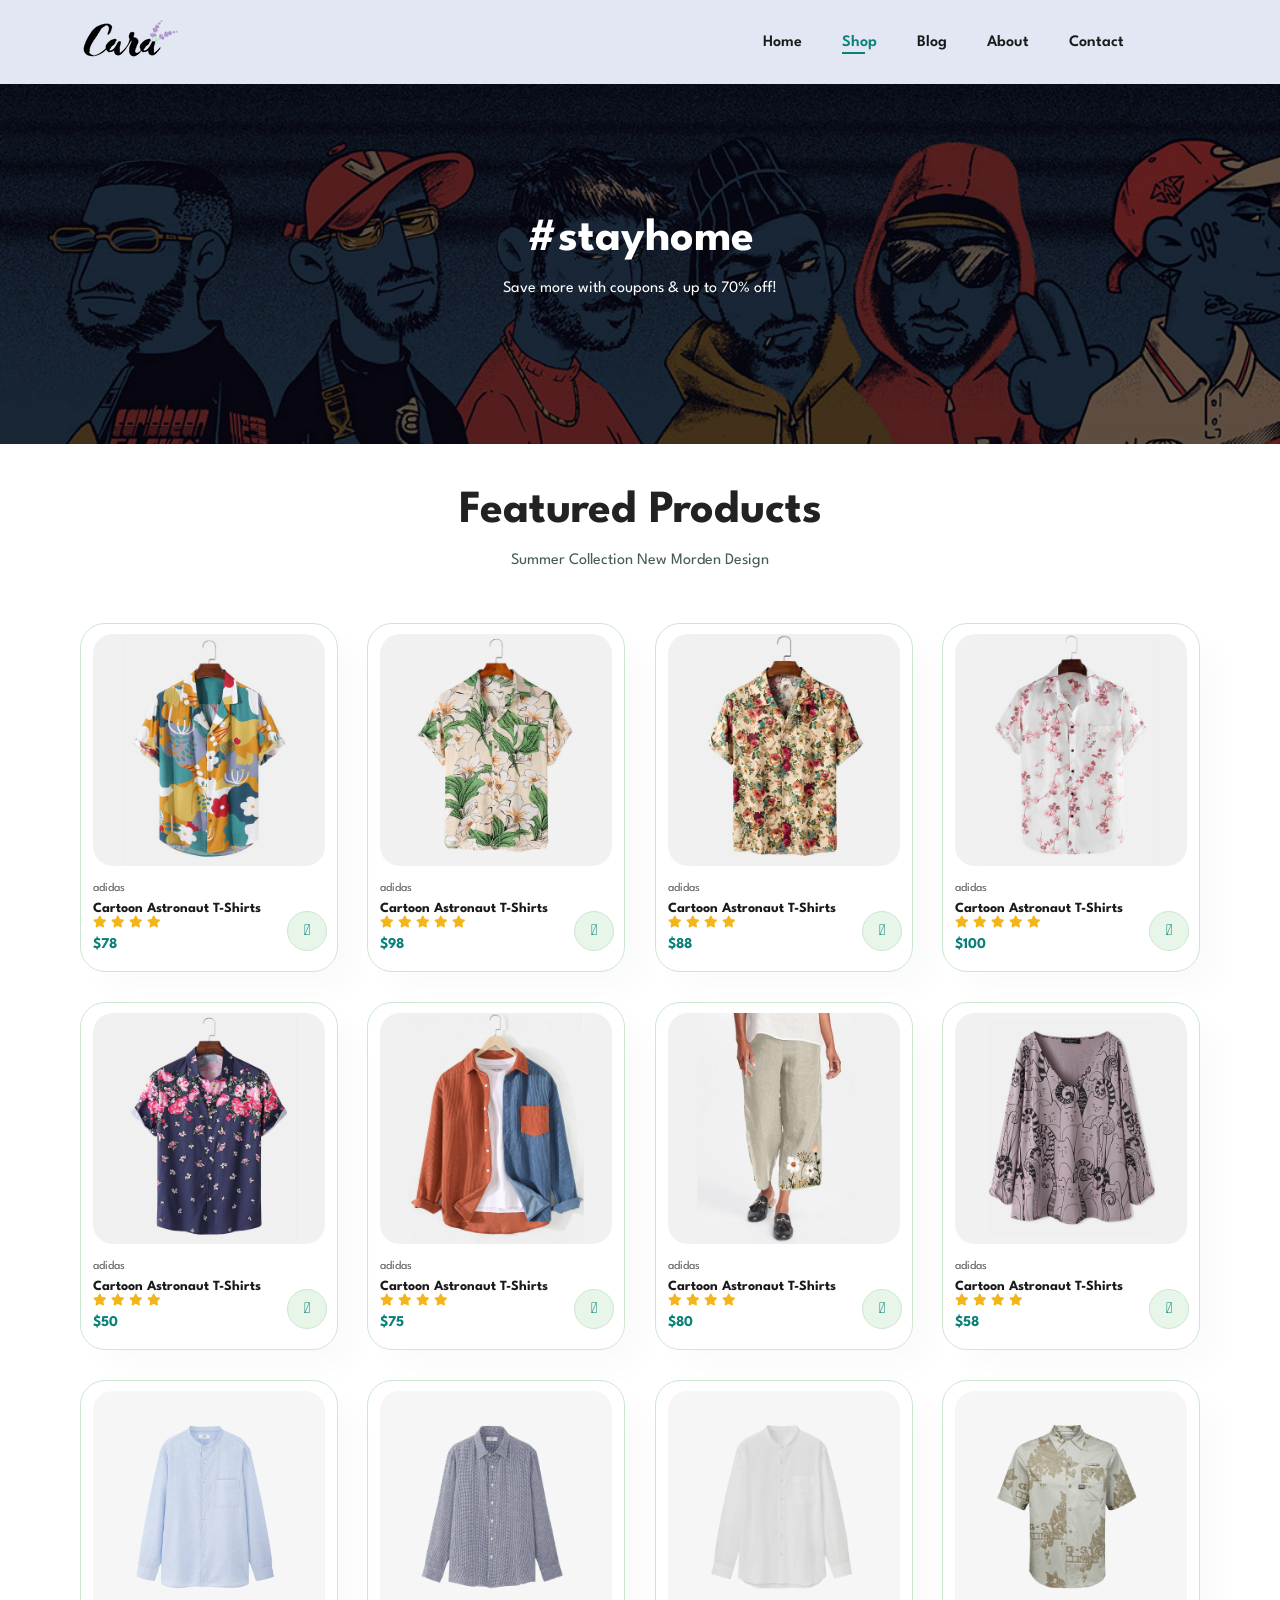
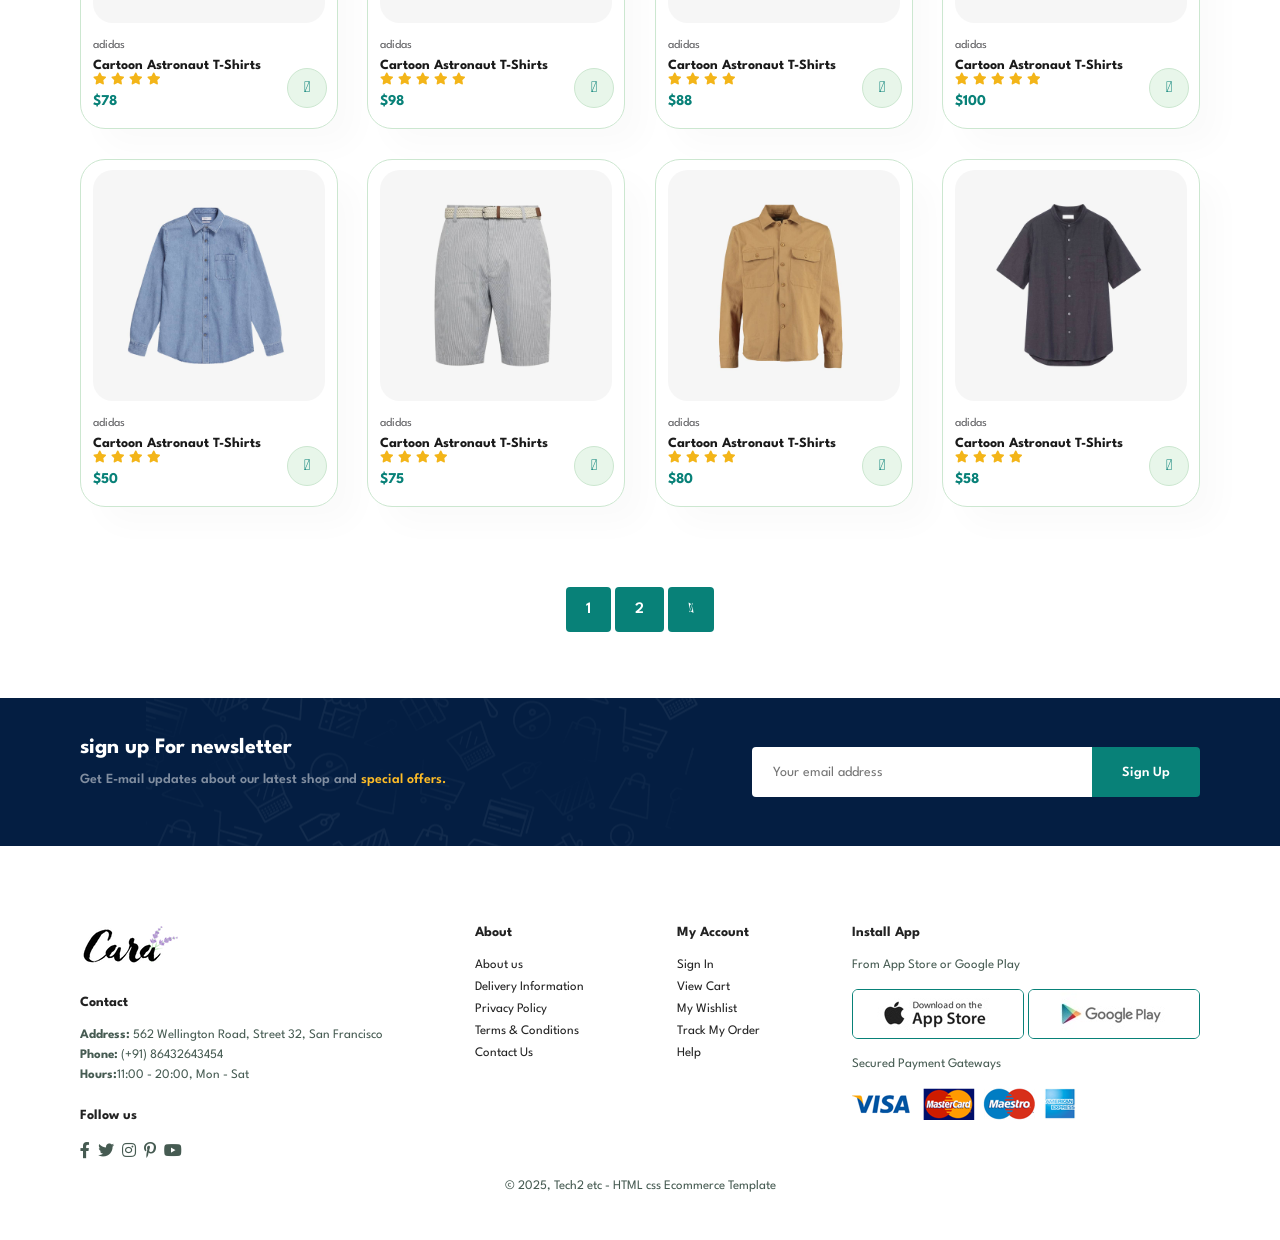
<file: shop.html>
<!DOCTYPE html>
<html lang="en">

    <head>
        <meta charset="UTF-8">
        <meta http-equiv="X-UA-Compatible" content="IE=edge">
        <meta name="viewport" content="width=device-width, initial-scale=1.0">
        <title>Ecommerce Tutorial</title>
        <link rel="stylesheet" href="https://pro.fontawesome.com/releases/v5.10.0/css/all.css" />
        

        <link rel="stylesheet" href="style.css">
    </head>

    <body cz-shortcut-listen="true">
        <!--Header or Nav-->
        <section id="header">
            <a href="#"><img src="img/logo.png" class="logo" alt=""></a>

            <div>
                <ul id="navbar">
                    <li><a href="index.html" >Home</a></li>
                    <li><a class="active" href="shop.html">Shop</a></li>
                    <li><a href="blog.html">Blog</a></li>
                    <li><a href="about.html">About</a></li>
                    <li><a href="contact.html">Contact</a></li>
                    <li id="lg-bag"><a href="cart.html"><i class="far fa-shopping-bag"></i></a></li>
                    <a href="#" id="close"><i class="far fa-times"></i></a>
                </ul>
            </div>

            <div id="mobile">
                <a href="cart.html"><i class="far fa-shopping-bag"></i></a>
                <i id="bar" class="fas fa-outdent"></i>
            </div>
        </section>

        <!--Hero-->
        <section id="page-header">
            <h2>#stayhome</h2>
            <p>Save more with coupons & up to 70% off!</p>
        </section>

        <!--Product1-->
        <section id="product1" class="section-p1">
            <h2>Featured Products</h2>
            <p>Summer Collection New Morden Design</p>
            <div class="pro-container">
                <div class="pro" onclick="window.location.href='sproduct.html';">
                    <img src="img/products/f1.jpg" alt="">
                    <div class="des">
                        <span>adidas</span>
                        <h5>Cartoon Astronaut T-Shirts</h5>
                        <div class="star">
                            <i class="fas fa-star"></i>
                            <i class="fas fa-star"></i>
                            <i class="fas fa-star"></i>
                            <i class="fas fa-star"></i>
                        </div>
                        <h4>$78</h4>
                    </div>
                    <a href="#"><i class="fal fa-shopping-cart cart"></i></a>
                </div>
                <div class="pro" onclick="window.location.href='sproduct.html';">
                    <img src="img/products/f2.jpg" alt="">
                    <div class="des">
                        <span>adidas</span>
                        <h5>Cartoon Astronaut T-Shirts</h5>
                        <div class="star">
                            <i class="fas fa-star"></i>
                            <i class="fas fa-star"></i>
                            <i class="fas fa-star"></i>
                            <i class="fas fa-star"></i>
                            <i class="fas fa-star"></i>
                        </div>
                        <h4>$98</h4>
                    </div>
                    <a href="#"><i class="fal fa-shopping-cart cart"></i></a>
                </div>
                <div class="pro" onclick="window.location.href='sproduct.html';">
                    <img src="img/products/f3.jpg" alt="">
                    <div class="des">
                        <span>adidas</span>
                        <h5>Cartoon Astronaut T-Shirts</h5>
                        <div class="star">
                            <i class="fas fa-star"></i>
                            <i class="fas fa-star"></i>
                            <i class="fas fa-star"></i>
                            <i class="fas fa-star"></i>
                        </div>
                        <h4>$88</h4>
                    </div>
                    <a href="#"><i class="fal fa-shopping-cart cart"></i></a>
                </div>
                <div class="pro" onclick="window.location.href='sproduct.html';">
                    <img src="img/products/f4.jpg" alt="">
                    <div class="des">
                        <span>adidas</span>
                        <h5>Cartoon Astronaut T-Shirts</h5>
                        <div class="star">
                            <i class="fas fa-star"></i>
                            <i class="fas fa-star"></i>
                            <i class="fas fa-star"></i>
                            <i class="fas fa-star"></i>
                            <i class="fas fa-star"></i>
                        </div>
                        <h4>$100</h4>
                    </div>
                    <a href="#"><i class="fal fa-shopping-cart cart"></i></a>
                </div>
                <div class="pro" onclick="window.location.href='sproduct.html';">
                    <img src="img/products/f5.jpg" alt="">
                    <div class="des">
                        <span>adidas</span>
                        <h5>Cartoon Astronaut T-Shirts</h5>
                        <div class="star">
                            <i class="fas fa-star"></i>
                            <i class="fas fa-star"></i>
                            <i class="fas fa-star"></i>
                            <i class="fas fa-star"></i>
                        </div>
                        <h4>$50</h4>
                    </div>
                    <a href="#"><i class="fal fa-shopping-cart cart"></i></a>
                </div>
                <div class="pro" onclick="window.location.href='sproduct.html';">
                    <img src="img/products/f6.jpg" alt="">
                    <div class="des">
                        <span>adidas</span>
                        <h5>Cartoon Astronaut T-Shirts</h5>
                        <div class="star">
                            <i class="fas fa-star"></i>
                            <i class="fas fa-star"></i>
                            <i class="fas fa-star"></i>
                            <i class="fas fa-star"></i>
                        </div>
                        <h4>$75</h4>
                    </div>
                    <a href="#"><i class="fal fa-shopping-cart cart"></i></a>
                </div>
                <div class="pro" onclick="window.location.href='sproduct.html';">
                    <img src="img/products/f7.jpg" alt="">
                    <div class="des">
                        <span>adidas</span>
                        <h5>Cartoon Astronaut T-Shirts</h5>
                        <div class="star">
                            <i class="fas fa-star"></i>
                            <i class="fas fa-star"></i>
                            <i class="fas fa-star"></i>
                            <i class="fas fa-star"></i>
                        </div>
                        <h4>$80</h4>
                    </div>
                    <a href="#"><i class="fal fa-shopping-cart cart"></i></a>
                </div>
                <div class="pro" onclick="window.location.href='sproduct.html';">
                    <img src="img/products/f8.jpg" alt="">
                    <div class="des">
                        <span>adidas</span>
                        <h5>Cartoon Astronaut T-Shirts</h5>
                        <div class="star">
                            <i class="fas fa-star"></i>
                            <i class="fas fa-star"></i>
                            <i class="fas fa-star"></i>
                            <i class="fas fa-star"></i>
                        </div>
                        <h4>$58</h4>
                    </div>
                    <a href="#"><i class="fal fa-shopping-cart cart"></i></a>
                </div>

                <div class="pro" onclick="window.location.href='sproduct.html';">
                    <img src="img/products/n1.jpg" alt="">
                    <div class="des">
                        <span>adidas</span>
                        <h5>Cartoon Astronaut T-Shirts</h5>
                        <div class="star">
                            <i class="fas fa-star"></i>
                            <i class="fas fa-star"></i>
                            <i class="fas fa-star"></i>
                            <i class="fas fa-star"></i>
                        </div>
                        <h4>$78</h4>
                    </div>
                    <a href="#"><i class="fal fa-shopping-cart cart"></i></a>
                </div>
                <div class="pro" onclick="window.location.href='sproduct.html';">
                    <img src="img/products/n2.jpg" alt="">
                    <div class="des">
                        <span>adidas</span>
                        <h5>Cartoon Astronaut T-Shirts</h5>
                        <div class="star">
                            <i class="fas fa-star"></i>
                            <i class="fas fa-star"></i>
                            <i class="fas fa-star"></i>
                            <i class="fas fa-star"></i>
                            <i class="fas fa-star"></i>
                        </div>
                        <h4>$98</h4>
                    </div>
                    <a href="#"><i class="fal fa-shopping-cart cart"></i></a>
                </div>
                <div class="pro" onclick="window.location.href='sproduct.html';">
                    <img src="img/products/n3.jpg" alt="">
                    <div class="des">
                        <span>adidas</span>
                        <h5>Cartoon Astronaut T-Shirts</h5>
                        <div class="star">
                            <i class="fas fa-star"></i>
                            <i class="fas fa-star"></i>
                            <i class="fas fa-star"></i>
                            <i class="fas fa-star"></i>
                        </div>
                        <h4>$88</h4>
                    </div>
                    <a href="#"><i class="fal fa-shopping-cart cart"></i></a>
                </div>
                <div class="pro" onclick="window.location.href='sproduct.html';">
                    <img src="img/products/n4.jpg" alt="">
                    <div class="des">
                        <span>adidas</span>
                        <h5>Cartoon Astronaut T-Shirts</h5>
                        <div class="star">
                            <i class="fas fa-star"></i>
                            <i class="fas fa-star"></i>
                            <i class="fas fa-star"></i>
                            <i class="fas fa-star"></i>
                            <i class="fas fa-star"></i>
                        </div>
                        <h4>$100</h4>
                    </div>
                    <a href="#"><i class="fal fa-shopping-cart cart"></i></a>
                </div>
                <div class="pro" onclick="window.location.href='sproduct.html';">
                    <img src="img/products/n5.jpg" alt="">
                    <div class="des">
                        <span>adidas</span>
                        <h5>Cartoon Astronaut T-Shirts</h5>
                        <div class="star">
                            <i class="fas fa-star"></i>
                            <i class="fas fa-star"></i>
                            <i class="fas fa-star"></i>
                            <i class="fas fa-star"></i>
                        </div>
                        <h4>$50</h4>
                    </div>
                    <a href="#"><i class="fal fa-shopping-cart cart"></i></a>
                </div>
                <div class="pro" onclick="window.location.href='sproduct.html';">
                    <img src="img/products/n6.jpg" alt="">
                    <div class="des">
                        <span>adidas</span>
                        <h5>Cartoon Astronaut T-Shirts</h5>
                        <div class="star">
                            <i class="fas fa-star"></i>
                            <i class="fas fa-star"></i>
                            <i class="fas fa-star"></i>
                            <i class="fas fa-star"></i>
                        </div>
                        <h4>$75</h4>
                    </div>
                    <a href="#"><i class="fal fa-shopping-cart cart"></i></a>
                </div>
                <div class="pro" onclick="window.location.href='sproduct.html';">
                    <img src="img/products/n7.jpg" alt="">
                    <div class="des">
                        <span>adidas</span>
                        <h5>Cartoon Astronaut T-Shirts</h5>
                        <div class="star">
                            <i class="fas fa-star"></i>
                            <i class="fas fa-star"></i>
                            <i class="fas fa-star"></i>
                            <i class="fas fa-star"></i>
                        </div>
                        <h4>$80</h4>
                    </div>
                    <a href="#"><i class="fal fa-shopping-cart cart"></i></a>
                </div>
                <div class="pro" onclick="window.location.href='sproduct.html';">
                    <img src="img/products/n8.jpg" alt="">
                    <div class="des">
                        <span>adidas</span>
                        <h5>Cartoon Astronaut T-Shirts</h5>
                        <div class="star">
                            <i class="fas fa-star"></i>
                            <i class="fas fa-star"></i>
                            <i class="fas fa-star"></i>
                            <i class="fas fa-star"></i>
                        </div>
                        <h4>$58</h4>
                    </div>
                    <a href="#"><i class="fal fa-shopping-cart cart"></i></a>
                </div>
            </div>
        </section>

        <!--pagination-->
        <section id="pagination" class="section-p1">
            <a href="#">1</a>
            <a href="#">2</a>
            <a href="#"><i class="fal fa-long-arrow-alt-right"></i></a>
        </section>

        <!--NewsLetter-->
        <section id="newsletter" class="section-p1 section-m1">
            <div class="newstext">
                <h4>sign up For newsletter</h4>
                <p>Get E-mail updates about our latest shop and <span>special offers.</span> </p>
            </div>
            <div class="form">
                <input type="text" placeholder="Your email address">
                <button class="normal">Sign Up</button>
            </div>
        </section>

        <!--Footer-->
        <footer class="section-p1">
            <div class="col">
                <img class="logo" src="img/logo.png" alt="">
                <h4>Contact</h4>
                <p><strong>Address:</strong> 562 Wellington Road, Street 32, San Francisco</p>
                <p><strong>Phone:</strong> (+91) 86432643454</p>
                <p><strong>Hours:</strong>11:00 - 20:00, Mon - Sat</p>
                <div class="follow">
                    <h4>Follow us</h4>
                    <div class="icon">
                        <i class="fab fa-facebook-f"></i>
                        <i class="fab fa-twitter"></i>
                        <i class="fab fa-instagram"></i>
                        <i class="fab fa-pinterest-p"></i>
                        <i class="fab fa-youtube"></i>
                    </div>
                </div>
            </div>

            <div class="col">
                <h4>About</h4>
                <a href="#">About us</a>
                <a href="#">Delivery Information</a>
                <a href="#">Privacy Policy</a>
                <a href="#">Terms & Conditions</a>
                <a href="#">Contact Us</a>
            </div>

            <div class="col">
                <h4>My Account</h4>
                <a href="#">Sign In</a>
                <a href="#">View Cart</a>
                <a href="#">My Wishlist</a>
                <a href="#">Track My Order</a>
                <a href="#">Help</a>
            </div>

            <div class="col install">
                <h4>Install App</h4>
                <p>From App Store or Google Play</p>
                <div class="row">
                    <img src="img/pay/app.jpg" alt="">
                    <img src="img/pay/play.jpg" alt="">
                </div>
                <p>Secured Payment Gateways</p>
                <img src="img/pay/pay.png" alt="">
            </div>

            <div class="copyright">
                <p>© 2025, Tech2 etc - HTML css Ecommerce Template</p>
            </div>
        </footer>

        <script src="script.js"></script>
    </body>

</html>
</file>
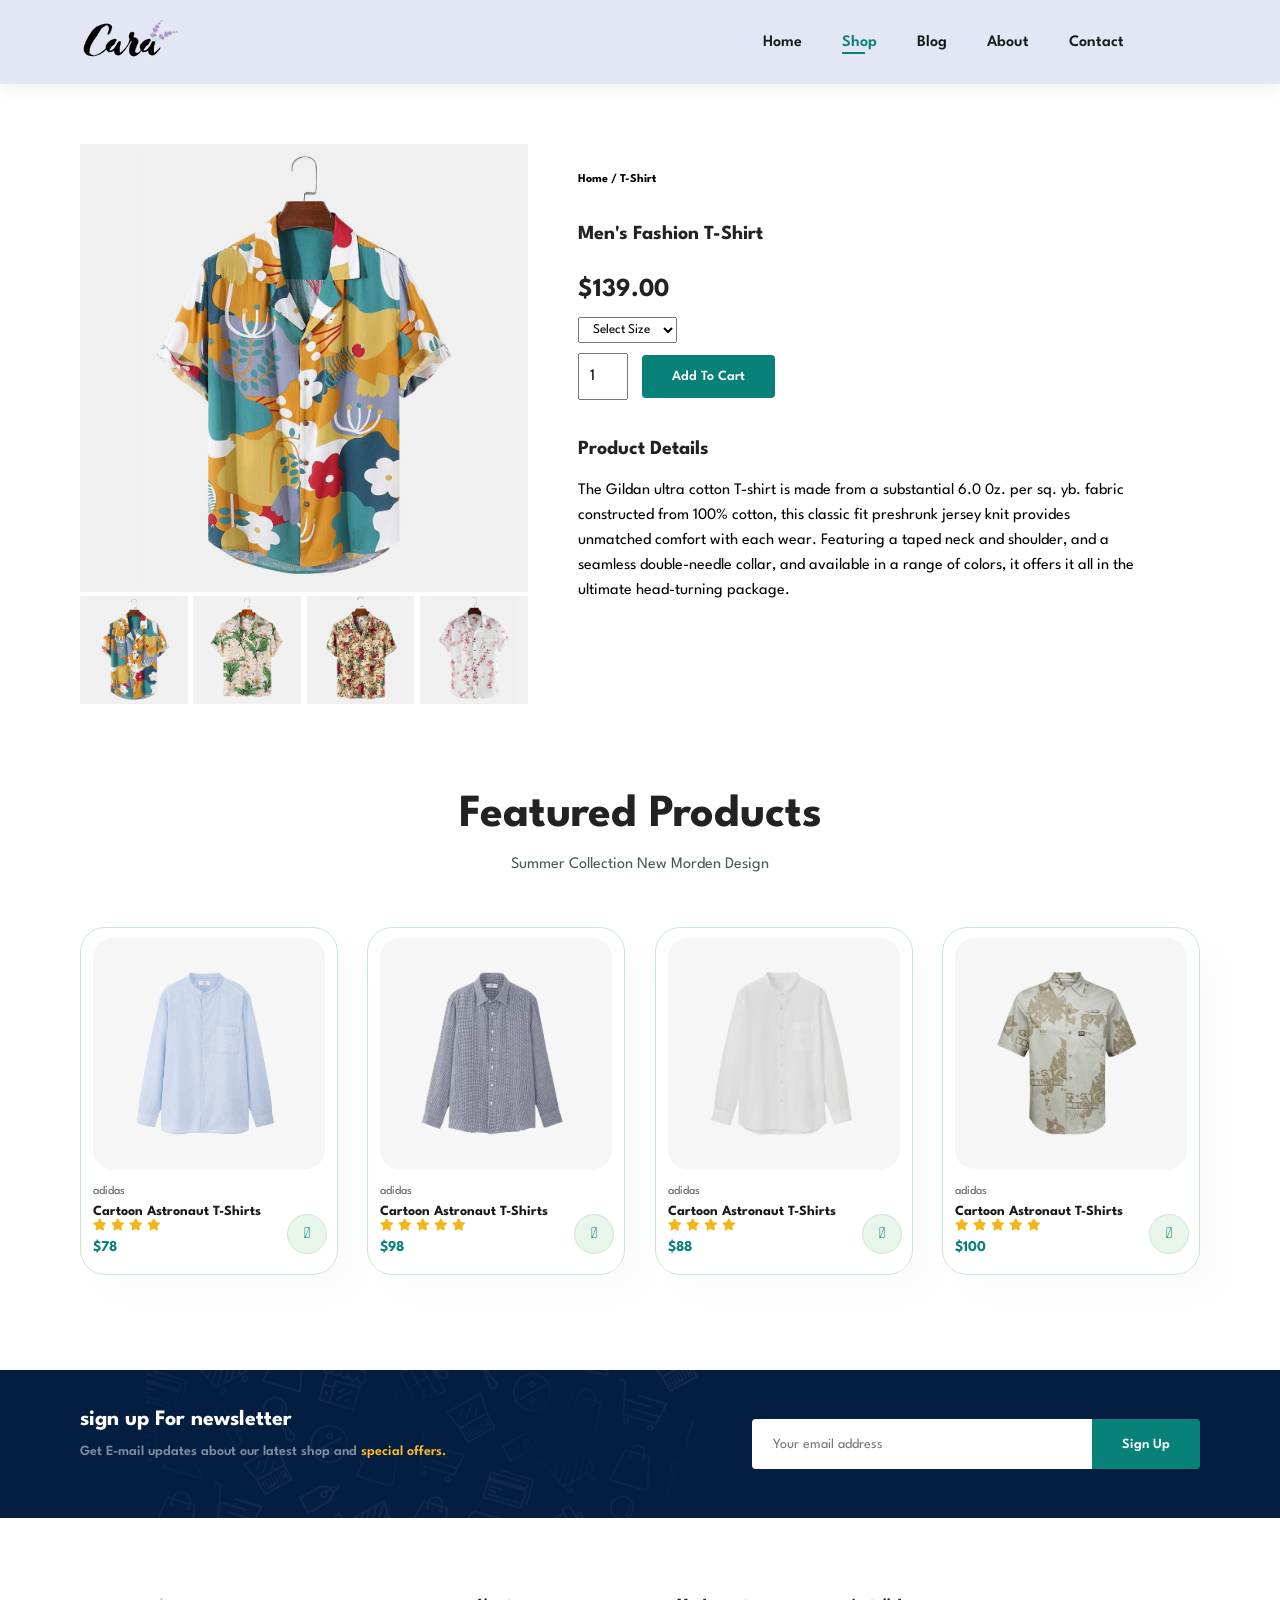
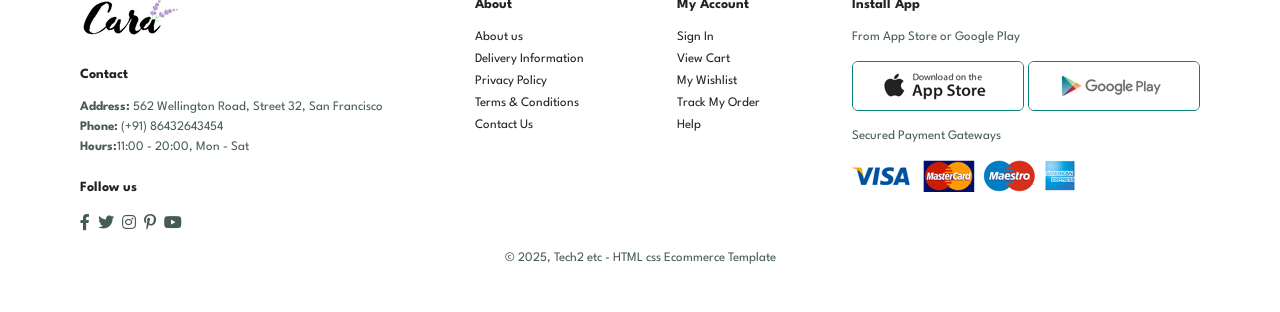
<file: sproduct.html>
<!DOCTYPE html>
<html lang="en">

    <head>
        <meta charset="UTF-8">
        <meta http-equiv="X-UA-Compatible" content="IE=edge">
        <meta name="viewport" content="width=device-width, initial-scale=1.0">
        <title>Ecommerce Tutorial</title>
        <link rel="stylesheet" href="https://pro.fontawesome.com/releases/v5.10.0/css/all.css" />
        

        <link rel="stylesheet" href="style.css">
    </head>

    <body cz-shortcut-listen="true">
        <!--Header or Nav-->
        <section id="header">
            <a href="#"><img src="img/logo.png" class="logo" alt=""></a>

            <div>
                <ul id="navbar">
                    <li><a href="index.html" >Home</a></li>
                    <li><a class="active" href="shop.html">Shop</a></li>
                    <li><a href="blog.html">Blog</a></li>
                    <li><a href="about.html">About</a></li>
                    <li><a href="contact.html">Contact</a></li>
                    <li id="lg-bag"><a href="cart.html"><i class="far fa-shopping-bag"></i></a></li>
                    <a href="#" id="close"><i class="far fa-times"></i></a>
                </ul>
            </div>

            <div id="mobile">
                <a href="cart.html"><i class="far fa-shopping-bag"></i></a>
                <i id="bar" class="fas fa-outdent"></i>
            </div>
        </section>

        <!--prodetails-->
        <section id="prodetails" class="section-p1">
            <div class="single-pro-image">
                <img src="img/products/f1.jpg" width="100%" id="MainImg" alt="">

                <div class="small-img-group">
                    <div class="small-img-col">
                        <img src="img/products/f1.jpg" width="100%" class="small-img" alt="">
                    </div>
                    <div class="small-img-col">
                        <img src="img/products/f2.jpg" width="100%" class="small-img" alt="">
                    </div>
                    <div class="small-img-col">
                        <img src="img/products/f3.jpg" width="100%" class="small-img" alt="">
                    </div>
                    <div class="small-img-col">
                        <img src="img/products/f4.jpg" width="100%" class="small-img" alt="">
                    </div>
                </div>
            </div>

            <div class="single-pro-details">
                <h6>Home / T-Shirt</h6>
                <h4>Men's Fashion T-Shirt</h4>
                <h2>$139.00</h2>
                <Select>
                    <option>Select Size</option>
                    <option>M</option>
                    <option>S</option>
                    <option>L</option>
                    <option>XL</option>
                    <option>XXL</option>
                    <option>3XL</option>
                </select>
                <input type="number" value="1">
                <button class="normal">Add To Cart</button>
                <h4>Product Details</h4>
                <span>The Gildan ultra cotton T-shirt is made from a substantial 6.0 0z. per 
                    sq. yb. fabric constructed from 100% cotton, this classic fit preshrunk
                    jersey knit provides unmatched comfort with each wear. Featuring a taped neck 
                    and shoulder, and a seamless double-needle collar, and available in a range
                    of colors, it offers it all in the ultimate head-turning package.
                </span>
            </div>
        </section>

        <!--Products-->
        <section id="product1" class="section-p1">
            <h2>Featured Products</h2>
            <p>Summer Collection New Morden Design</p>
            <div class="pro-container">
                <div class="pro">
                    <img src="img/products/n1.jpg" alt="">
                    <div class="des">
                        <span>adidas</span>
                        <h5>Cartoon Astronaut T-Shirts</h5>
                        <div class="star">
                            <i class="fas fa-star"></i>
                            <i class="fas fa-star"></i>
                            <i class="fas fa-star"></i>
                            <i class="fas fa-star"></i>
                        </div>
                        <h4>$78</h4>
                    </div>
                    <a href="#"><i class="fal fa-shopping-cart cart"></i></a>
                </div>
                <div class="pro">
                    <img src="img/products/n2.jpg" alt="">
                    <div class="des">
                        <span>adidas</span>
                        <h5>Cartoon Astronaut T-Shirts</h5>
                        <div class="star">
                            <i class="fas fa-star"></i>
                            <i class="fas fa-star"></i>
                            <i class="fas fa-star"></i>
                            <i class="fas fa-star"></i>
                            <i class="fas fa-star"></i>
                        </div>
                        <h4>$98</h4>
                    </div>
                    <a href="#"><i class="fal fa-shopping-cart cart"></i></a>
                </div>
                <div class="pro">
                    <img src="img/products/n3.jpg" alt="">
                    <div class="des">
                        <span>adidas</span>
                        <h5>Cartoon Astronaut T-Shirts</h5>
                        <div class="star">
                            <i class="fas fa-star"></i>
                            <i class="fas fa-star"></i>
                            <i class="fas fa-star"></i>
                            <i class="fas fa-star"></i>
                        </div>
                        <h4>$88</h4>
                    </div>
                    <a href="#"><i class="fal fa-shopping-cart cart"></i></a>
                </div>
                <div class="pro">
                    <img src="img/products/n4.jpg" alt="">
                    <div class="des">
                        <span>adidas</span>
                        <h5>Cartoon Astronaut T-Shirts</h5>
                        <div class="star">
                            <i class="fas fa-star"></i>
                            <i class="fas fa-star"></i>
                            <i class="fas fa-star"></i>
                            <i class="fas fa-star"></i>
                            <i class="fas fa-star"></i>
                        </div>
                        <h4>$100</h4>
                    </div>
                    <a href="#"><i class="fal fa-shopping-cart cart"></i></a>
                </div>

            </div>
        </section>

        <!--NewsLetter-->
        <section id="newsletter" class="section-p1 section-m1">
            <div class="newstext">
                <h4>sign up For newsletter</h4>
                <p>Get E-mail updates about our latest shop and <span>special offers.</span> </p>
            </div>
            <div class="form">
                <input type="text" placeholder="Your email address">
                <button class="normal">Sign Up</button>
            </div>
        </section>

        <!--Footer-->
        <footer class="section-p1">
            <div class="col">
                <img class="logo" src="img/logo.png" alt="">
                <h4>Contact</h4>
                <p><strong>Address:</strong> 562 Wellington Road, Street 32, San Francisco</p>
                <p><strong>Phone:</strong> (+91) 86432643454</p>
                <p><strong>Hours:</strong>11:00 - 20:00, Mon - Sat</p>
                <div class="follow">
                    <h4>Follow us</h4>
                    <div class="icon">
                        <i class="fab fa-facebook-f"></i>
                        <i class="fab fa-twitter"></i>
                        <i class="fab fa-instagram"></i>
                        <i class="fab fa-pinterest-p"></i>
                        <i class="fab fa-youtube"></i>
                    </div>
                </div>
            </div>

            <div class="col">
                <h4>About</h4>
                <a href="#">About us</a>
                <a href="#">Delivery Information</a>
                <a href="#">Privacy Policy</a>
                <a href="#">Terms & Conditions</a>
                <a href="#">Contact Us</a>
            </div>

            <div class="col">
                <h4>My Account</h4>
                <a href="#">Sign In</a>
                <a href="#">View Cart</a>
                <a href="#">My Wishlist</a>
                <a href="#">Track My Order</a>
                <a href="#">Help</a>
            </div>

            <div class="col install">
                <h4>Install App</h4>
                <p>From App Store or Google Play</p>
                <div class="row">
                    <img src="img/pay/app.jpg" alt="">
                    <img src="img/pay/play.jpg" alt="">
                </div>
                <p>Secured Payment Gateways</p>
                <img src="img/pay/pay.png" alt="">
            </div>

            <div class="copyright">
                <p>© 2025, Tech2 etc - HTML css Ecommerce Template</p>
            </div>
        </footer>


        <script>
            var MainImg = document.getElementById("MainImg");
            var smallimg = document.getElementsByClassName("small-img");

            smallimg[0].onclick = function(){
                MainImg.src = smallimg[0].src;
            }
            smallimg[1].onclick = function(){
                MainImg.src = smallimg[1].src;
            }
            smallimg[2].onclick = function(){
                MainImg.src = smallimg[2].src;
            }
            smallimg[3].onclick = function(){
                MainImg.src = smallimg[3].src;
            }
        </script>
        <script src="script.js"></script>
    </body>

</html>
</file>
<file: style.css>
@import url("https://fonts.googleapis.com/css2?family=Spartan:wght@100;200;300;400;500;600;700;800;900&display=swap");
* {
  margin: 0;
  padding: 0;
  box-sizing: border-box;
  font-family: "Spartan", sans-serif;
}

html {
  scroll-behavior: smooth;
}

/* Global Styles */

h1 {
  font-size: 50px;
  line-height: 64px;
  color: #222;
}

h2 {
  font-size: 46px;
  line-height: 54px;
  color: #222;
}

h4 {
  font-size: 20px;
  color: #222;
}

h6 {
  font-weight: 700;
  font-size: 12px;
}

p {
  font-size: 16px;
  color: #465b52;
  margin: 15px 0 20px 0;
}

.section-p1 {
  padding: 40px 80px;
}

.section-m1 {
  margin: 40px 0;
}

button.normal{
  font-size: 14px;
  font-weight: 600;
  padding: 15px 30px;
  color: #000;
  background-color: #fff;
  border-radius: 4px;
  cursor: pointer;
  border: none;
  outline: none;
  transition: 0.2s;
}

button.white{
  font-size: 13px;
  font-weight: 600;
  padding: 11px 18px;
  color: #fff;
  background-color: transparent;
  cursor: pointer;
  border: 1px solid #fff;
  outline: none;
  transition: 0.2s;
}

body {
  width: 100%;
}

#header{
  display: flex;
  align-items: center;
  justify-content: space-between;
  padding: 20px 80px;
  background-color: #E3E6F3;
  box-shadow: 0 5px 15px rgba(0, 0, 0, 0.06);
  z-index: 999;
  position: sticky;
  top: 0;
  left: 0;
}

#navbar{
  display: flex;
  align-items: center;
  justify-content: center;
}

#navbar li{
  list-style: none;
  padding: 0 20px;
  position: relative;
}

#navbar li a{
  text-decoration: none;
  font-size: 16px;
  font-weight: 600;
  color: #1a1a1a;
  transition: 0.3s ease;
}

#navbar li a:hover,
#navbar li a.active{
  color: #088178;
}

#navbar li a.active::after,
#navbar li a:hover::after{
  content: "";
  width: 30%;
  height: 2px;
  background:#088178 ;
  position: absolute;
  bottom: -4px;
  left: 20px;
}

#mobile{
  display: none;
  align-items: center;
}

#close{
  display: none;
}

#hero{
  background-image: url("img/hero4.png");
  height: 90vh;
  width: 100%;
  background-size: cover;
  background-position: top 25% right 0;
  padding: 0 80px;
  display: flex;
  flex-direction: column;
  align-items: flex-start;
  justify-content: center;
}

#hero h4{
  padding-bottom: 15px;
}
#hero h1{
  color: #088178;
}

#hero button{
  background-image: url("img/button.png");
  background-color: transparent;
  color: #088178;
  border: 0;
  padding: 14px 80px 14px 65px;
  background-repeat: no-repeat;
  cursor: pointer;
  font-weight: 700;
  font-size: 15px;
}

#feature{
  display: flex;
  align-items: center;
  justify-content: space-between;
  flex-wrap: wrap;
}

#feature .fe-box{
  width: 180px;
  text-align: center;
  padding: 25px 15px;
  box-shadow: 20px 20px 34px rgba(0, 0, 0, 0.03);
  border: 1px solid #cce7d0;
  border-radius: 4px;
  margin: 15px 0;
}

#feature .fe-box:hover{
  box-shadow: 10px 10px 54px rgba(70, 62, 221, 0.1);
}

#feature .fe-box img{
  width: 100%;
  margin-bottom: 10px;
}


#feature .fe-box h6{
  display: inline-block;
  padding: 9px 8px 6px 8px;
  line-height: 1;
  border-radius: 4px;
  color: #088178;
  background-color: #fddde4;
}

#feature .fe-box:nth-child(2) h6{
  background-color: #cdebbc;
}
#feature .fe-box:nth-child(3) h6{
  background-color: #d1e8f2;
}
#feature .fe-box:nth-child(4) h6{
  background-color: #cdd4f8;
}
#feature .fe-box:nth-child(5) h6{
  background-color: #f6dbf6;
}
#feature .fe-box:nth-child(6) h6{
  background-color: #fff2e5;
}

#product1{
  text-align: center;
}

#product1 .pro-container{
  display: flex;
  justify-content: space-between;
  padding-top: 20px;
  flex-wrap: wrap;

}

#product1 .pro{
  width: 23%;
  min-width: 250px;
  padding: 10px 12px;
  border: 1px solid #cce7d0;
  border-radius: 25px;
  cursor: pointer;
  box-shadow: 20px 20px 30px rgba(0, 0, 0, 0.02);
  margin: 15px 0;
  transition: 0.2s ease;
  position: relative;
}

#product1 .pro:hover{
  box-shadow: 20px 20px 30px rgba(0, 0, 0, 0.06);

}

#product1 .pro img{
  width: 100%;
  border-radius: 20px;
}

#product1 .pro .des{
  text-align: start;
  padding: 10px 0;
}

#product1 .pro .des span{
  color: #606063;
  font-size: 12px;
}

#product1 .pro .des h5{
  padding-top: 7px;
  color: #1a1a1a;
  font-size: 14px;
}

#product1 .pro .des i{
  font-size: 12px;
  color: rgb(243, 181, 25);
}

#product1 .pro .des h4{
  padding-top: 7px;
  font-size: 15px;
  font-weight: 700;
  color: #088178;
}

#product1 .pro .cart{
  width: 40px;
  height: 40px;
  line-height: 40px;
  border-radius: 50px;
  background-color: #e8f6ea;
  font-weight: 500;
  color: #088178;
  border: 1px solid #cce7d0;
  position: absolute;
  bottom: 20px;
  right: 10px;
}

#banner{
  display: flex;
  flex-direction: column;
  justify-content: center;
  align-items: center;
  text-align: center;
  background-image: url(img/banner/b2.jpg);
  width: 100%;
  height: 40vh;
  background-size: cover;
  background-position: center;
}

#banner h4{
  color: #fff;
  font-size: 16px;
}

#banner h2{
  color: #fff;
  font-size: 30px;
  padding: 10px 0;
}

#banner h2  span{
  color: #ef3636;
}

#banner button:hover{
  background: #088178;
  color: #fff;
}

#sm-banner {
  display: flex;
  justify-content: space-between;
  flex-wrap: wrap;
}

#sm-banner .banner-box {
  display: flex;
  flex-direction: column;
  justify-content: center;
  align-items: flex-start;
  background-image: url(img/banner/b17.jpg);
  min-width: 540px;
  height: 50vh;
  background-size: cover;
  background-position: center;
  padding: 30px;
}

#sm-banner .banner-box2{
  background-image: url(img/banner/b10.jpg);
}

#sm-banner h4{
  color: #fff;
  font-size: 20px;
  font-weight: 300;
}

#sm-banner h2{
  color: #fff;
  font-size: 28px;
  font-weight: 800;
}

#sm-banner span{
  color: #fff;
  font-size: 14px;
  font-weight: 500;
  padding-bottom: 15px;
}

#sm-banner .banner-box:hover button{
  background: #088178;
  border: 1px solid #088178;
}

#banner3{
  display: flex;
  justify-content: space-between;
  flex-wrap: wrap;
  padding: 0 80px;
}

#banner3 .banner-box {
  display: flex;
  flex-direction: column;
  justify-content: center;
  align-items: flex-start;
  background-image: url(img/banner/b7.jpg);
  min-width: 30%;
  height: 30vh;
  background-size: cover;
  background-position: center;
  padding: 20px;
  margin-bottom: 20px;
}

#banner3 .banner-box2{
  background-image: url(img/banner/b4.jpg);
}

#banner3 .banner-box3{
  background-image: url(img/banner/b18.jpg);
}



#banner3 h2{
  color: #fff;
  font-weight: 900;
  font-size: 22px;
}

#banner3 h3{
  color: #ec5446;
  font-weight: 800;
  font-size: 15px;
}

#newsletter{
  display: flex;
  justify-content: space-between;
  flex-wrap: wrap;
  align-items: center;
  background-image: url("img/banner/b14.png");
  background-repeat: no-repeat;
  background-position: 20% 30%;
  background-color: #041e42;
}

#newsletter h4{
  font-size: 22px;
  font-weight: 700;
  color: #fff;
}

#newsletter p{
  font-size: 14px;
  font-weight: 600;
  color: #818ea0;
}

#newsletter p span{
  color: #ffbd27;
}

#newsletter .form{
  display: flex;
  width: 40%;
}

#newsletter input{
  height: 3.125rem;
  padding: 0 1.25rem;
  font-size: 14px;
  width: 100%;
  border: 1px solid transparent;
  border-radius: 4px;
  outline: none;
  border-top-right-radius: 0;
  border-bottom-right-radius:0 ;
}

#newsletter button{
  background-color: #088178;
  color: #fff;
  white-space: nowrap;
  border-top-left-radius: 0;
  border-bottom-left-radius:0;
}

footer{
  display: flex;
  flex-wrap: wrap;
  justify-content: space-between;
}

footer .col{
  display: flex;
  flex-direction: column;
  align-items: flex-start;
  margin-bottom: 20px;
}

footer .logo{
  margin-bottom: 30px;
}

footer h4{
  font-size: 14px;
  padding-bottom: 20px;
}


footer p{
  font-size: 13px;
  margin: 0 0 8px 0;
}

footer a{
  font-size: 13px;
  text-decoration: none;
  color: #222;
  margin-bottom: 10px;
}

footer .follow{
  margin-top: 20px;
}

footer .follow i{
  color: #465b52;
  padding-right: 4px;
  cursor: pointer;
}

footer .install .row img{
  border: 1px solid #088178;
  border-radius: 6px;
  cursor: pointer;
}

footer .install img{
    margin: 10px 0 15px 0;
    cursor: pointer;
}

footer .follow  i:hover,
footer a:hover {
  color: #088178;
}

footer .copyright{
  width: 100%;
  text-align: center;
}

@media (max-width:799px) {
  .section-p1 {
    padding: 40px 40px;
  }

  #navbar {
    display: flex;
    flex-direction: column;
    align-items: flex-start;
    justify-content: flex-start;
    position: fixed;
    top: 0;
    right: -300px;
    height: 100vh;
    width: 300px;
    background-color: #E3E6F3;
    box-shadow: 0 40px 60px rgba(0, 0, 0, 0.1);
    padding: 80px 0 0 10px;
    transition: 0.3s;
  }

  #navbar.active{
    right: 0px;
  }

  #navbar li{
    margin-bottom: 25px;
  }

  #mobile{
    display: flex;
    align-items: center;
  }

  #mobile i{
    color: #1a1a1a;
    font-size: 24px;
    padding-left: 20px;
  }

  #close{
    display: initial;
    position: absolute;
    top: 30px;
    left: 30px;
    color: #222;
    font-size: 24px;
  }

  #lg-bag{
    display: none;
  }

  #hero {
    height: 70vh;
    padding: 0 80px;
    background-position: top 30% right 30%;
  }

  #feature {
    justify-content: center;
  }

  #feature .fe-box {
    margin: 15px 15px;
  }

  #product1 .pro-container {
    justify-content: center;
  }

  #product1 .pro {
    margin: 15px;
  }

  #banner {
    height: 20vh;
  }

#sm-banner .banner-box {
    min-width: 100%;
    height: 30vh;
  }

  #banner3 {
    padding: 0 40px;
  }

  #banner3 .banner-box {
    width: 28%;
  }

  #newsletter .form {
    width: 70%;
  }
}

/* shop page */
#page-header{
  background-image: url("img/banner/b1.jpg");
  width: 100%;
  height: 40vh;
  background-size: cover;
  display: flex;
  justify-content: center;
  text-align: center;
  flex-direction: column;
  padding: 14px;
}

#page-header h2,
#page-header p{
  color: #fff;
}

#pagination{
  text-align: center;
}

#pagination a{
  text-decoration: none;
  background-color: #088178;
  padding: 15px 20px;
  border-radius: 4px;
  color: #fff;
  font-weight: 600;
}

#pagination a i{
  font-size: 16px;
  font-weight: 600;
}

/* Single Product */

#prodetails{
  display: flex;
  margin-top: 20px;
}
#prodetails .single-pro-image{
  width: 40%;
  margin-right: 50px;
}

.small-img-group{
  display: flex;
  justify-content: space-between;
}

.small-img-col{
  flex-basis: 24%;
  cursor: pointer;
}

#prodetails .single-pro-details{
  width: 50%;
  padding-top: 30px;
}

#prodetails .single-pro-details h4{
  padding: 40px 0 20px 0;
}

#prodetails .single-pro-details h2{
  font-size: 26px;
}

#prodetails .single-pro-details select{
  display: block;
  padding: 5px 10px;
  margin-bottom: 10px;
}

#prodetails .single-pro-details input{
  width: 50px;
  height: 47px;
  padding-left: 10px;
  font-size: 16px;
  margin-right: 10px;
}

#prodetails .single-pro-details input:focus{
  outline: none;
}

#prodetails .single-pro-details button{
  background: #088178;
  color: #fff;
}

#prodetails .single-pro-details span{
  line-height: 25px;
}

/* Blog Page */

#page-header.blog-header{
  background-image: url("img/banner/b19.jpg");
}

#blog{
  padding: 150px 150px 0 150px;
}

#blog .blog-box{
  display: flex;
  align-items: center;
  width: 100%;
  position: relative;
  padding-bottom: 90px;
}

#blog .blog-img{
  width: 50%;
  margin-right: 40px;
}

#blog img{
  width: 100%;
  height: 300px;
  object-fit: cover;
}

#blog .blog-details{
  width: 50%;
}

#blog .blog-details a{
  text-decoration: none;
  font-size: 11px;
  color: #000;
  font-weight: 700;
  position: relative;
  transition: 0.3s;
  }

  #blog .blog-details a::after{
    content: "";
    width: 50px;
    height: 1px;
    background-color: #000;
    position: absolute;
    top: 4px;
    right: -60px;
  }

  #blog .blog-details a:hover{
    color: #088178;
  }

  #blog .blog-details a:hover::after{
    background-color: #088178;
  }

  #blog .blog-box h1{
    position: absolute;
    top: -40px;
    left: 0;
    font-size: 70px;
    font-weight: 700;
    color: #c9cbce;
    z-index: -9;
  }


  /* about page */

  #page-header.about-header{
    background-image: url("img/about/banner.png");
  }

  #about-head{
    display: flex;
    align-items: center;
  }

  #about-head img{
    width: 50%;
    height: auto;
  }

  #about-head div{
    padding-left: 40px;
  }

  #about-app{
    text-align: center;
  }

  #about-app .video{
    width: 70%;
    height: 100%;
    margin: 30px auto 0 auto;
  }

  #about-app .video video{
    width: 100%;
    height: 100%;
    border-radius: 20px;
  }

  /* Contact page */

  #contact-details{
    display: flex;
    align-items: center;
    justify-content: space-between;
  }

  #contact-details .details{
    width:  40%;
  }

  #contact-details .details span,
  #form-details form span{
    font-size: 12px;
  }

  #contact-details .details h2,
  #form-details form h2{
    font-size: 26px;
    line-height: 35px;
    padding: 20px 0;
  }

    #contact-details .details h3{
    font-size: 16px;
    padding-bottom: 15px;
  }

  #contact-details .details li{
      list-style: none;
      display: flex;
      padding: 10px 0;
  }

  #contact-details .details li i{
    font-size: 14px;
    padding-right: 22px;
  }

  #contact-details .details li p{
    margin: 0;
    font-size: 14px;
  }

  #contact-details .map{
    width: 55%;
    height: 400px;
  }

  #contact-details .map iframe{
    width: 100%;
    height: 100%;
  }

  #form-details{
    display: flex;
    justify-content: space-between;
    margin: 30px;
    padding: 80px;
    border: 1px solid #e1e1e1;
  }

  #form-details form{
    width: 65%;
    display: flex;
    flex-direction: column;
    align-items: flex-start;
  }

  #form-details form input,
  #form-details form textarea{
    width: 100%;
    padding: 12px 15px;
    outline: none;
    margin-bottom:20px;
    border: 1px solid #e1e1e1;
  }

  #form-details form button{
    background-color: #088178;
    color: #fff;
  }

  #form-details .people div{
    padding-bottom: 25px;
    display: flex;
    align-items: flex-start;
  }

  #form-details .people div img{
    width: 65px;
    height: 65px;
    object-fit: cover;
    margin-right: 15px;
  }

  #form-details .people div p{
    margin: 0;
    font-size: 13px;
    line-height: 25px;
  }

  #form-details .people div p span{
    display: block;
    font-size: 16px;
    font-weight: 600;
    color: #000;
  }


  /* cart page */

  #cart{
    overflow-x: auto;
  }

  #cart table{
    width: 100%;
    border-collapse: collapse;
    table-layout: fixed;
    white-space: nowrap;
  }

  #cart table img{
    width: 70px;
  }

  #cart table td:nth-child(1){
    width: 100px;
    text-align: center;
  }

  #cart table td:nth-child(2){
    width: 150px;
    text-align: center;
  }

  #cart table td:nth-child(3){
    width: 250px;
    text-align: center;
  }

  #cart table td:nth-child(4),
  #cart table td:nth-child(5),
  #cart table td:nth-child(6){
    width: 150px;
    text-align: center;
  }

  #cart table td:nth-child(5) input{
    width: 70px;
    padding: 10px 5px 10px 15px;
  }

  #cart table thead{
    border: 1px solid #e2e9e1;
    border-left: none;
    border-right: none;
  }

  #cart table thead td{
    font-weight: 700;
    text-transform: uppercase;
    font-size: 13px;
    padding: 18px 0;
  }

  #cart table tbody tr td{
    padding-top: 15px;
  }

  #cart table tbody td{
    font-size: 13px;
  }

  #cart-add{
    display: flex;
    flex-wrap: wrap;
    justify-content: space-between;
  }

  #coupon{
    width: 50%;
    margin-bottom: 30px;
  }

  #coupon h3,
  #Subtotal h3{
    padding-bottom: 15px;
  }

  #coupon input{
    padding: 10px 20px;
    outline: none;
    width: 60%;
    margin-right: 10px;
    border: 1px solid #e2e9e1;
  }

  #coupon button,
  #Subtotal button{
    background-color: #088178;
    color: #fff;
    padding: 12px 20px;
  }

  #Subtotal{
    width: 50%;
    margin-bottom: 30px;
    border: 1px solid #e2e9e1;
    padding: 30px;
  }

  #Subtotal table{
    border-collapse: collapse;
    width: 100%;
    margin-bottom: 20px;
  }

  #Subtotal table td{
    width: 50%;
    border: 1px solid #e2e9e1;
    padding: 10px;
    font-size: 13px;
  }



@media (max-width: 477px) {

  .section-p1 {
    padding: 20px;
  }
  #header {
    padding: 10px 30px;
  }
  h1 {
    font-size: 32px;
  }

  h2 {
    font-size: 29px;
  }

  #hero {
    padding: 0 20px;
    background-position:55%;
  }

  #feature {
    justify-content: space-between;
  }

  #feature .fe-box {
    width: 155px;
    margin:0 0 15px 0;
  }

  #product1 .pro {
    width: 100%;
  }

  #banner {
    height: 40vh;
  }

  #sm-banner .banner-box {

    height: 40vh;
  }

  #sm-banner .banner-box2 {
    margin-top: 20px;
  }

  #banner3 {
    padding: 0 20px;
  }

  #banner3 .banner-box {
    width: 100%;
  }

  #newsletter {
    padding: 40px 20px;
  }

  #newsletter .form {
    width: 100%;
  }

  footer .copyright {
    text-align: start;
  }

  /* single product */
  #prodetails {
    display: flex;
    flex-direction: column;
  }

  #prodetails .single-pro-image {
    width: 100%;
    margin-right: 0px;
  }

  #prodetails .single-pro-details {
    width: 100%;
  }

  /* Blog Page */

  #blog {
    padding: 100px 20px 0 20px;
  }

  #blog .blog-box {
    display: flex;
    flex-direction: column;
    align-items: flex-start;
  }

  #blog .blog-img {
    width: 100%;
    margin-right: 0px;
    margin-bottom: 30px;
  }

  #blog .blog-details {
    width: 100%;
  }

  /* About Page */

  #about-head {
    flex-direction: column;
  }

  #about-head img {
    width: 100%;
    margin-bottom: 20px;
  }

  #about-head div {
    padding-left: 0px;
  }

  #about-app .video {
    width: 100%;
  }


  /* contact page */

  #contact-details {
    flex-direction: column;
  }

  #contact-details .details {
    width: 100%;
    margin-bottom: 30px;
  }

  #contact-details .map {
    width: 100%;
  }

  #form-details {
    margin: 10px;
    padding: 30px 10px;
    flex-wrap: wrap;
  }

  #form-details form{
    width: 100%;
    margin-bottom: 30px;
  }

  /* Cart Page */
  #cart-add {
    flex-direction: column;
  }

  #coupon {
    width: 100%;
  }

  #Subtotal {
    width: 100%;
    padding: 20px;
  }

}


/* login */
</file>
